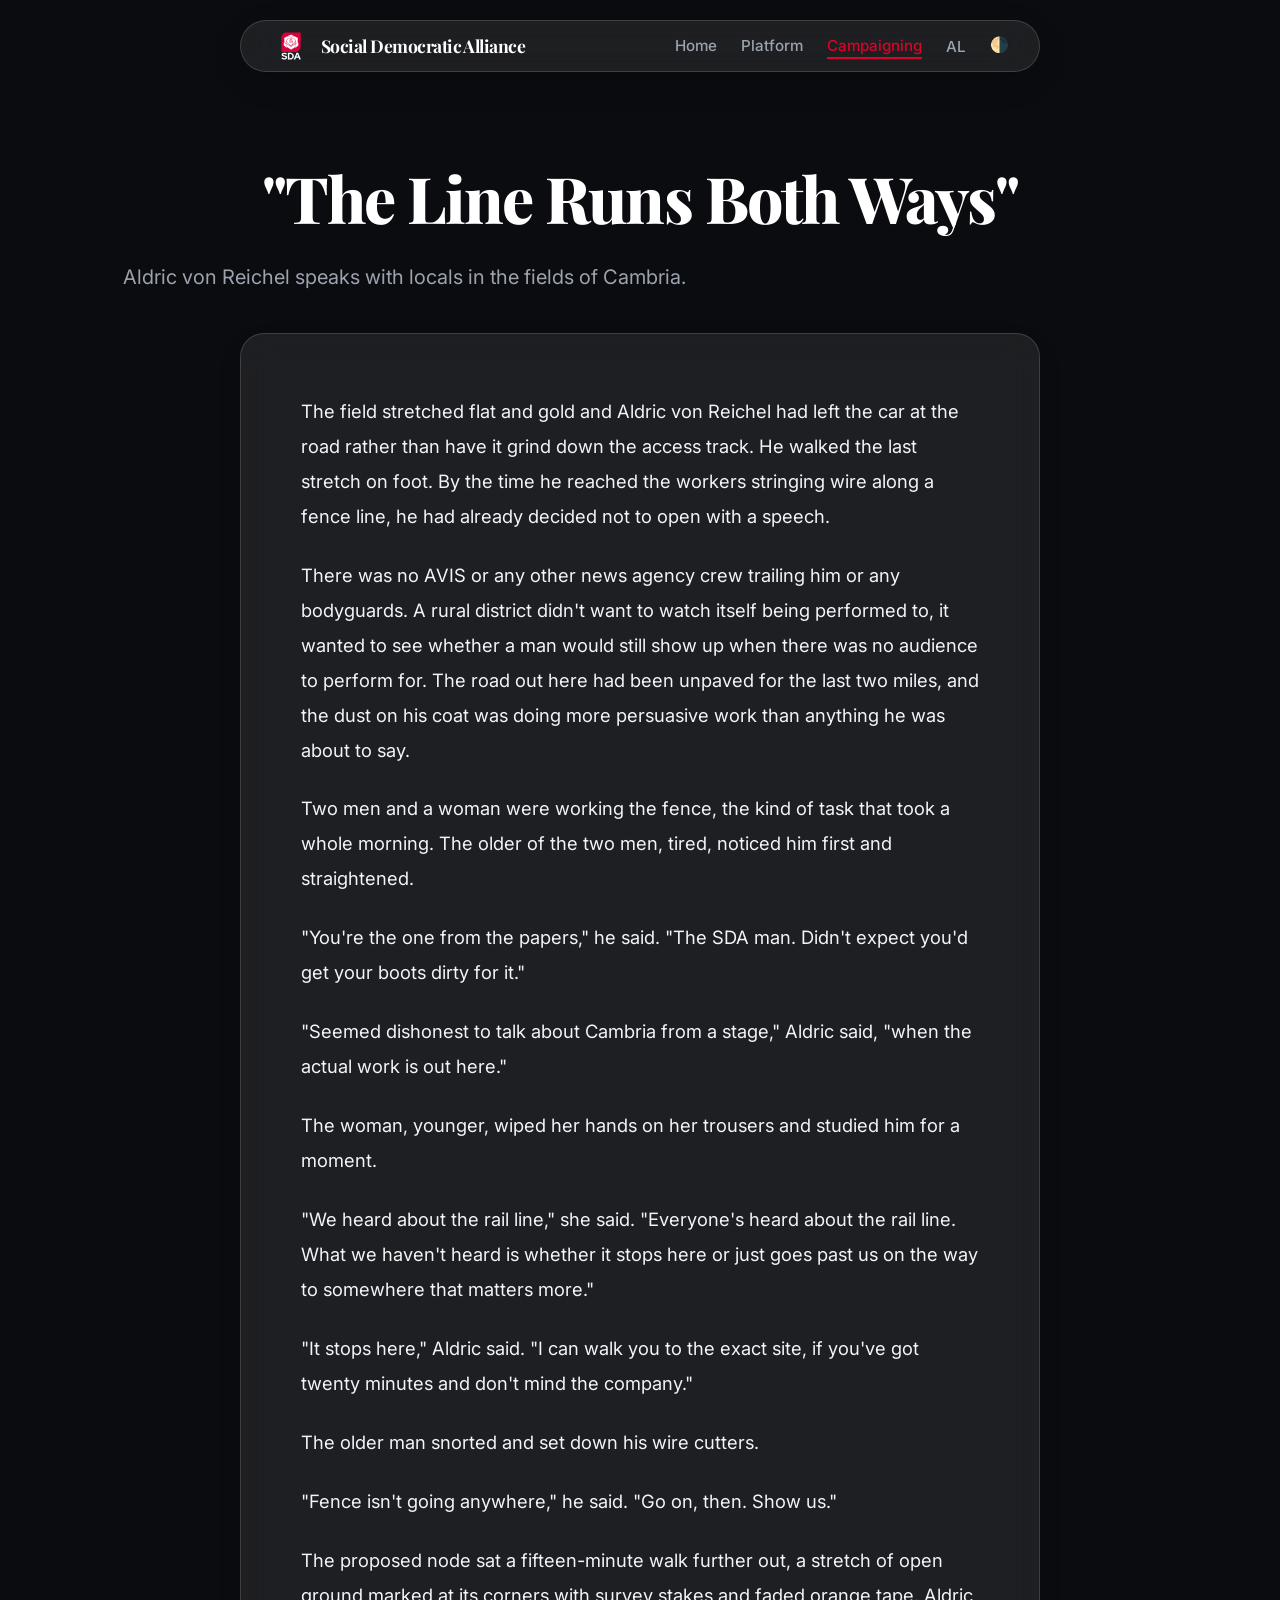
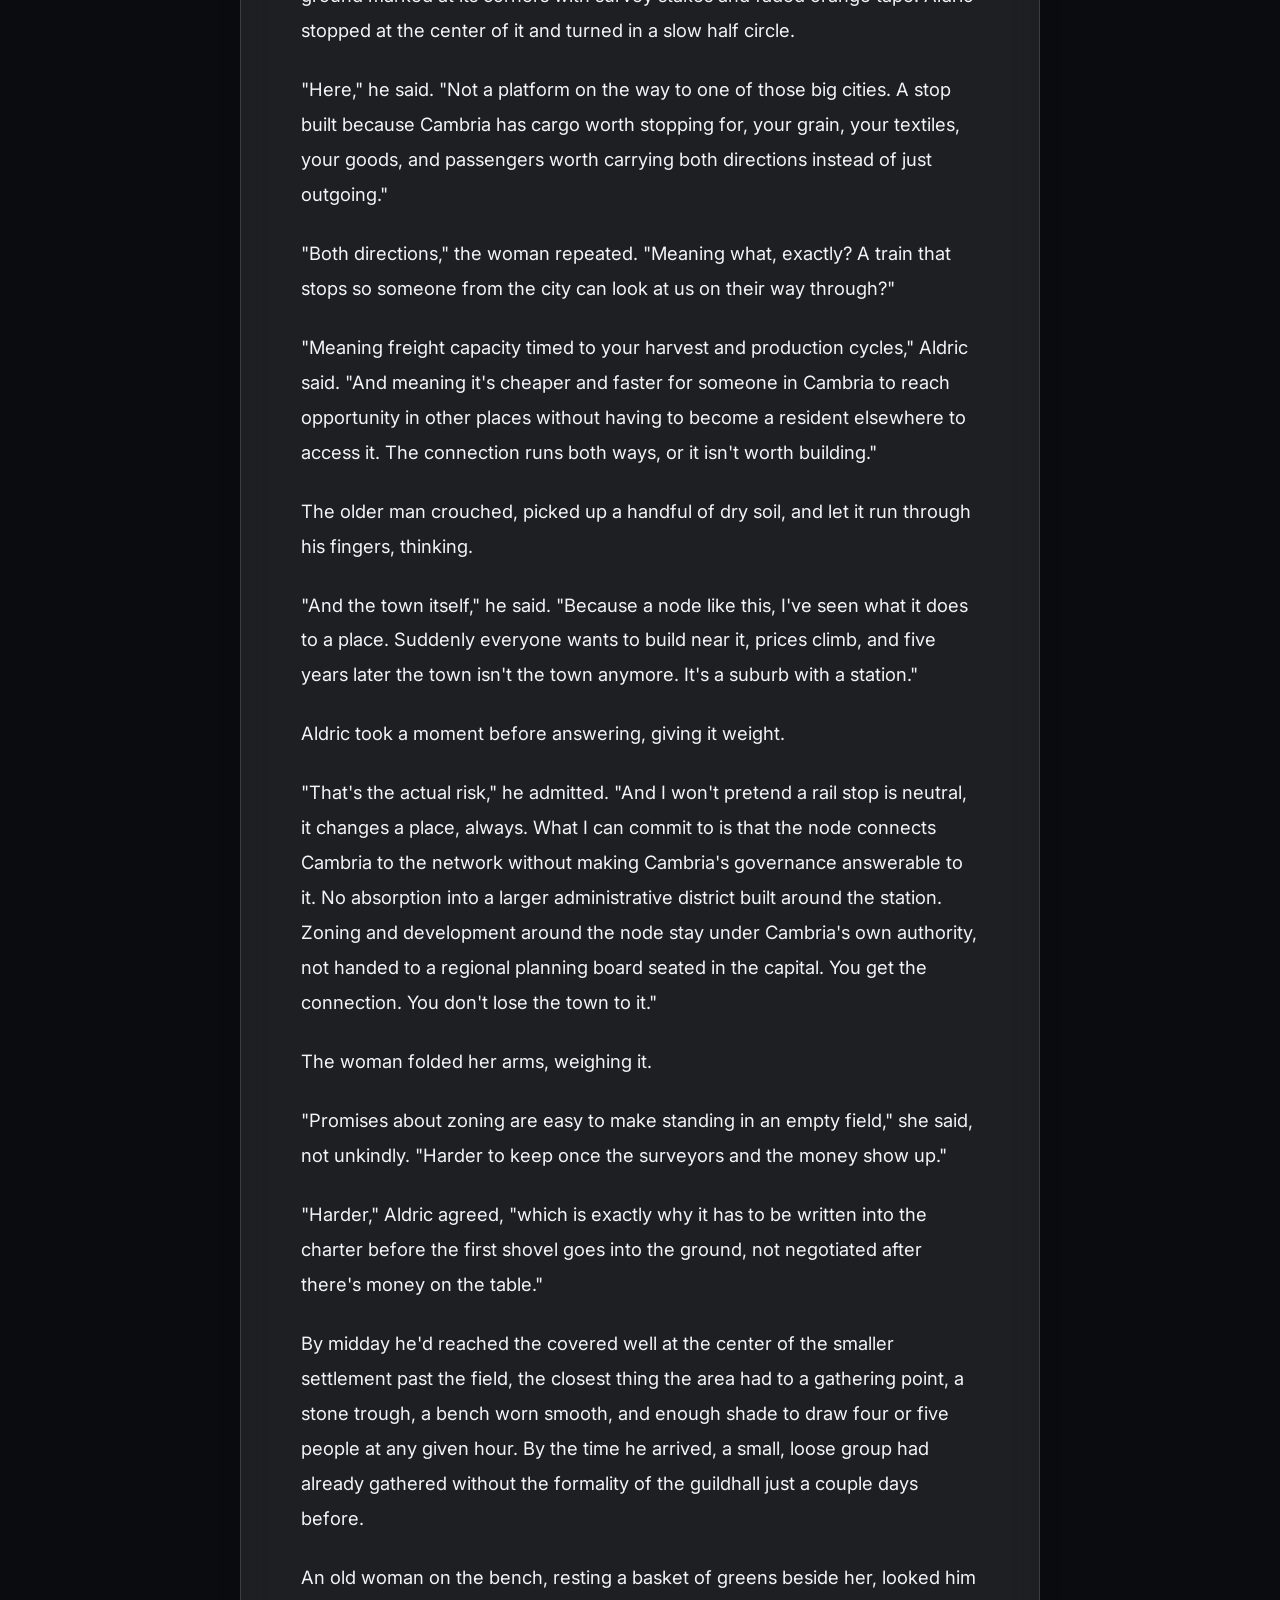
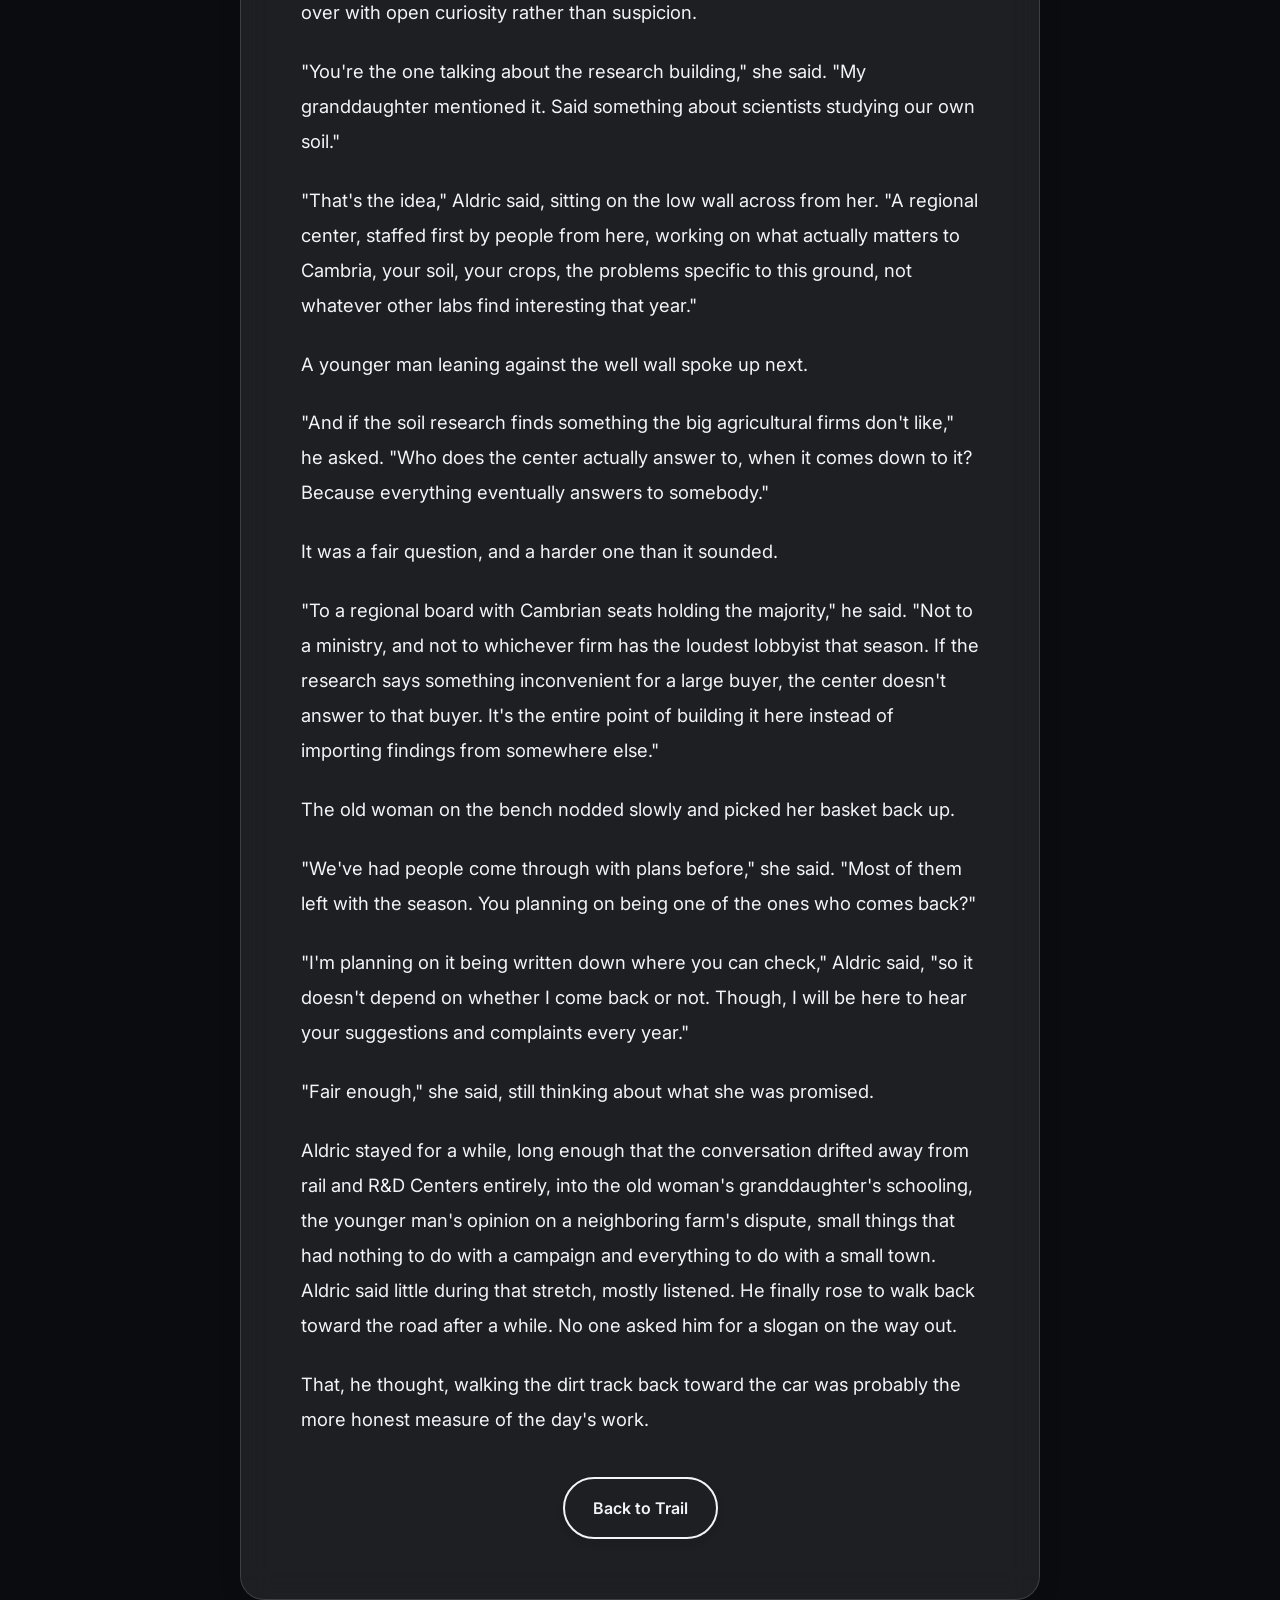
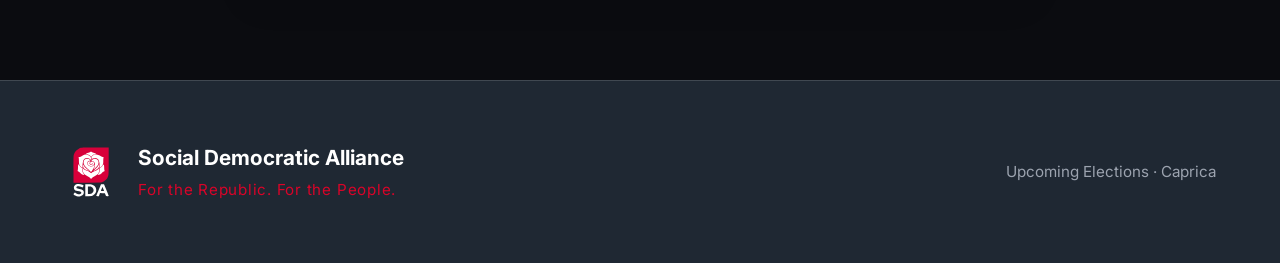
<file: event-field.html>
<!DOCTYPE html>

<html lang="en">
<head>
<meta charset="utf-8"/>
<meta content="width=device-width, initial-scale=1.0" name="viewport"/>
<title>Social Democratic Alliance - For the Republic</title>
<link href="https://fonts.googleapis.com/css2?family=Playfair+Display:wght@400;600;700;900&amp;family=Inter:wght@300;400;500;600&amp;display=swap" rel="stylesheet"/>
<link href="style.css" rel="stylesheet"/>
<script>
    const savedTheme = localStorage.getItem('theme');
    if (savedTheme !== 'light') {
      document.documentElement.classList.add('dark-theme');
    }
  </script>
<script defer="" src="translations.js?v=1.2"></script>
<link href="favicon.png" rel="icon" type="image/png"/>
<meta content="Social Democratic Alliance" property="og:title"/>
<meta content="For the Republic. For the People." property="og:description"/>
<meta content="https://uumeet-zade.github.io/sdapage/link_preview.png" property="og:image"/>
<meta content="website" property="og:type"/>
<meta content="summary_large_image" name="twitter:card"/>
<meta content="Social Democratic Alliance" name="twitter:title"/>
<meta content="For the Republic. For the People." name="twitter:description"/>
<meta content="https://uumeet-zade.github.io/sdapage/link_preview.png" name="twitter:image"/>
</head>
<body>
<nav>
<a class="nav-brand" href="index.html" style="text-decoration: none; color: inherit;">
<img alt="Social Democratic Alliance Logo" class="nav-logo logo-light" src="SDAlogo.svg"/>
<img alt="Social Democratic Alliance Logo" class="nav-logo logo-dark" src="SDAlogo-dark.svg"/>
<span class="nav-name" data-i18n="nav-name">Social Democratic Alliance</span>
</a>
<ul class="nav-links">
<li><a data-i18n="nav-home" href="index.html">Home</a></li>
<li><a data-i18n="nav-platform" href="platform.html">Platform</a></li>
<li><a class="active" data-i18n="nav-campaigning" href="events.html">Campaigning</a></li>
<li class="lang-switcher">
<button aria-label="Change Language" class="lang-toggle">
<span class="lang-current">AL</span>
</button>
<div class="lang-dropdown">
<button class="lang-option active" data-lang="al">Alanian</button>
<button class="lang-option" data-lang="ga">Gallic</button>
<button class="lang-option" data-lang="ac">Alcamerian</button>
<button class="lang-option" data-lang="ra">Rälandic</button>
<button class="lang-option" data-lang="my">Myrati</button>
<button class="lang-option" data-lang="au">Austrumish</button>
<button class="lang-option" data-lang="le">Leislandic</button>
</div>
</li>
<li><a class="theme-toggle" href="#" onclick="toggleTheme(event)" title="Toggle Night Mode">🌗</a></li>
</ul>
</nav>
<section class="page-header" style="margin-top: 80px; text-align: center; animation: fadeUp 1s cubic-bezier(0.16, 1, 0.3, 1) forwards;">
<h1 data-i18n="fl-title" style=" font-size: 4rem; line-height: 1.2;">"The Line Runs Both Ways"</h1>
<p data-i18n="fl-sub" style="font-size: 1.25rem;">Aldric von Reichel speaks with locals in the fields of Cambria.</p>
</section>
<section class="news-section" style="padding: 60px; max-width: 800px; margin: 0 auto 60px; font-size: 1.15rem; line-height: 1.9; background: var(--glass-bg); backdrop-filter: blur(16px); -webkit-backdrop-filter: blur(16px); border: 1px solid var(--glass-border); border-radius: var(--radius-xl); box-shadow: 0 10px 30px rgba(0,0,0,0.05); animation: fadeUp 1.2s cubic-bezier(0.16, 1, 0.3, 1) forwards;">
<p data-i18n="fl-p1">The field stretched flat and gold and Aldric von Reichel had left the car at the road rather than have it grind down the access track. He walked the last stretch on foot. By the time he reached the workers stringing wire along a fence line, he had already decided not to open with a speech.</p>
<p data-i18n="fl-p2">There was no AVIS or any other news agency crew trailing him or any bodyguards. A rural district didn't want to watch itself being performed to, it wanted to see whether a man would still show up when there was no audience to perform for. The road out here had been unpaved for the last two miles, and the dust on his coat was doing more persuasive work than anything he was about to say.</p>
<p data-i18n="fl-p3">Two men and a woman were working the fence, the kind of task that took a whole morning. The older of the two men, tired, noticed him first and straightened.</p>
<p data-i18n="fl-p4">"You're the one from the papers," he said. "The SDA man. Didn't expect you'd get your boots dirty for it."</p>
<p data-i18n="fl-p5">"Seemed dishonest to talk about Cambria from a stage," Aldric said, "when the actual work is out here."</p>
<p data-i18n="fl-p6">The woman, younger, wiped her hands on her trousers and studied him for a moment.</p>
<p data-i18n="fl-p7">"We heard about the rail line," she said. "Everyone's heard about the rail line. What we haven't heard is whether it stops here or just goes past us on the way to somewhere that matters more."</p>
<p data-i18n="fl-p8">"It stops here," Aldric said. "I can walk you to the exact site, if you've got twenty minutes and don't mind the company."</p>
<p data-i18n="fl-p9">The older man snorted and set down his wire cutters.</p>
<p data-i18n="fl-p10">"Fence isn't going anywhere," he said. "Go on, then. Show us."</p>
<p data-i18n="fl-p11">The proposed node sat a fifteen-minute walk further out, a stretch of open ground marked at its corners with survey stakes and faded orange tape. Aldric stopped at the center of it and turned in a slow half circle.</p>
<p data-i18n="fl-p12">"Here," he said. "Not a platform on the way to one of those big cities. A stop built because Cambria has cargo worth stopping for, your grain, your textiles, your goods, and passengers worth carrying both directions instead of just outgoing."</p>
<p data-i18n="fl-p13">"Both directions," the woman repeated. "Meaning what, exactly? A train that stops so someone from the city can look at us on their way through?"</p>
<p data-i18n="fl-p14">"Meaning freight capacity timed to your harvest and production cycles," Aldric said. "And meaning it's cheaper and faster for someone in Cambria to reach opportunity in other places without having to become a resident elsewhere to access it. The connection runs both ways, or it isn't worth building."</p>
<p data-i18n="fl-p15">The older man crouched, picked up a handful of dry soil, and let it run through his fingers, thinking.</p>
<p data-i18n="fl-p16">"And the town itself," he said. "Because a node like this, I've seen what it does to a place. Suddenly everyone wants to build near it, prices climb, and five years later the town isn't the town anymore. It's a suburb with a station."</p>
<p data-i18n="fl-p17">Aldric took a moment before answering, giving it weight.</p>
<p data-i18n="fl-p18">"That's the actual risk," he admitted. "And I won't pretend a rail stop is neutral, it changes a place, always. What I can commit to is that the node connects Cambria to the network without making Cambria's governance answerable to it. No absorption into a larger administrative district built around the station. Zoning and development around the node stay under Cambria's own authority, not handed to a regional planning board seated in the capital. You get the connection. You don't lose the town to it."</p>
<p data-i18n="fl-p19">The woman folded her arms, weighing it.</p>
<p data-i18n="fl-p20">"Promises about zoning are easy to make standing in an empty field," she said, not unkindly. "Harder to keep once the surveyors and the money show up."</p>
<p data-i18n="fl-p21">"Harder," Aldric agreed, "which is exactly why it has to be written into the charter before the first shovel goes into the ground, not negotiated after there's money on the table."</p>
<p data-i18n="fl-p22">By midday he'd reached the covered well at the center of the smaller settlement past the field, the closest thing the area had to a gathering point, a stone trough, a bench worn smooth, and enough shade to draw four or five people at any given hour. By the time he arrived, a small, loose group had already gathered without the formality of the guildhall just a couple days before.</p>
<p data-i18n="fl-p23">An old woman on the bench, resting a basket of greens beside her, looked him over with open curiosity rather than suspicion.</p>
<p data-i18n="fl-p24">"You're the one talking about the research building," she said. "My granddaughter mentioned it. Said something about scientists studying our own soil."</p>
<p data-i18n="fl-p25">"That's the idea," Aldric said, sitting on the low wall across from her. "A regional center, staffed first by people from here, working on what actually matters to Cambria, your soil, your crops, the problems specific to this ground, not whatever other labs find interesting that year."</p>
<p data-i18n="fl-p26">A younger man leaning against the well wall spoke up next.</p>
<p data-i18n="fl-p27">"And if the soil research finds something the big agricultural firms don't like," he asked. "Who does the center actually answer to, when it comes down to it? Because everything eventually answers to somebody."</p>
<p data-i18n="fl-p28">It was a fair question, and a harder one than it sounded.</p>
<p data-i18n="fl-p29">"To a regional board with Cambrian seats holding the majority," he said. "Not to a ministry, and not to whichever firm has the loudest lobbyist that season. If the research says something inconvenient for a large buyer, the center doesn't answer to that buyer. It's the entire point of building it here instead of importing findings from somewhere else."</p>
<p data-i18n="fl-p30">The old woman on the bench nodded slowly and picked her basket back up.</p>
<p data-i18n="fl-p31">"We've had people come through with plans before," she said. "Most of them left with the season. You planning on being one of the ones who comes back?"</p>
<p data-i18n="fl-p32">"I'm planning on it being written down where you can check," Aldric said, "so it doesn't depend on whether I come back or not. Though, I will be here to hear your suggestions and complaints every year."</p>
<p data-i18n="fl-p33">"Fair enough," she said, still thinking about what she was promised.</p>
<p data-i18n="fl-p34">Aldric stayed for a while, long enough that the conversation drifted away from rail and R&amp;D Centers entirely, into the old woman's granddaughter's schooling, the younger man's opinion on a neighboring farm's dispute, small things that had nothing to do with a campaign and everything to do with a small town. Aldric said little during that stretch, mostly listened. He finally rose to walk back toward the road after a while. No one asked him for a slogan on the way out.</p>
<p data-i18n="fl-p35">That, he thought, walking the dirt track back toward the car was probably the more honest measure of the day's work.</p>
<div style="margin-top: 40px; text-align: center;">
<a class="btn-outline" data-i18n="ev-back" href="events.html">Back to Trail</a>
</div>
</section>
<footer>
<div class="footer-container">
<div class="footer-brand">
<img alt="Social Democratic Alliance" class="logo-light" src="SDAlogo.svg"/>
<img alt="Social Democratic Alliance" class="logo-dark" src="SDAlogo-dark.svg"/>
<div class="footer-brand-text">
<div class="footer-name" data-i18n="footer-name">Social Democratic Alliance</div>
<div class="footer-motto" data-i18n="footer-motto">For the Republic. For the People.</div>
</div>
</div>
<div class="footer-copy" data-i18n="footer-copy">
        Upcoming Elections · Caprica<br/>
        Social Democratic Alliance
      </div>
</div>
</footer>
<script>
    function toggleTheme(e) {
      if (e) e.preventDefault();
      const html = document.documentElement;
      if (html.classList.contains('dark-theme')) {
        html.classList.remove('dark-theme');
        localStorage.setItem('theme', 'light');
      } else {
        html.classList.add('dark-theme');
        localStorage.setItem('theme', 'dark');
      }
    }
  </script>
</body>
</html>
</file>
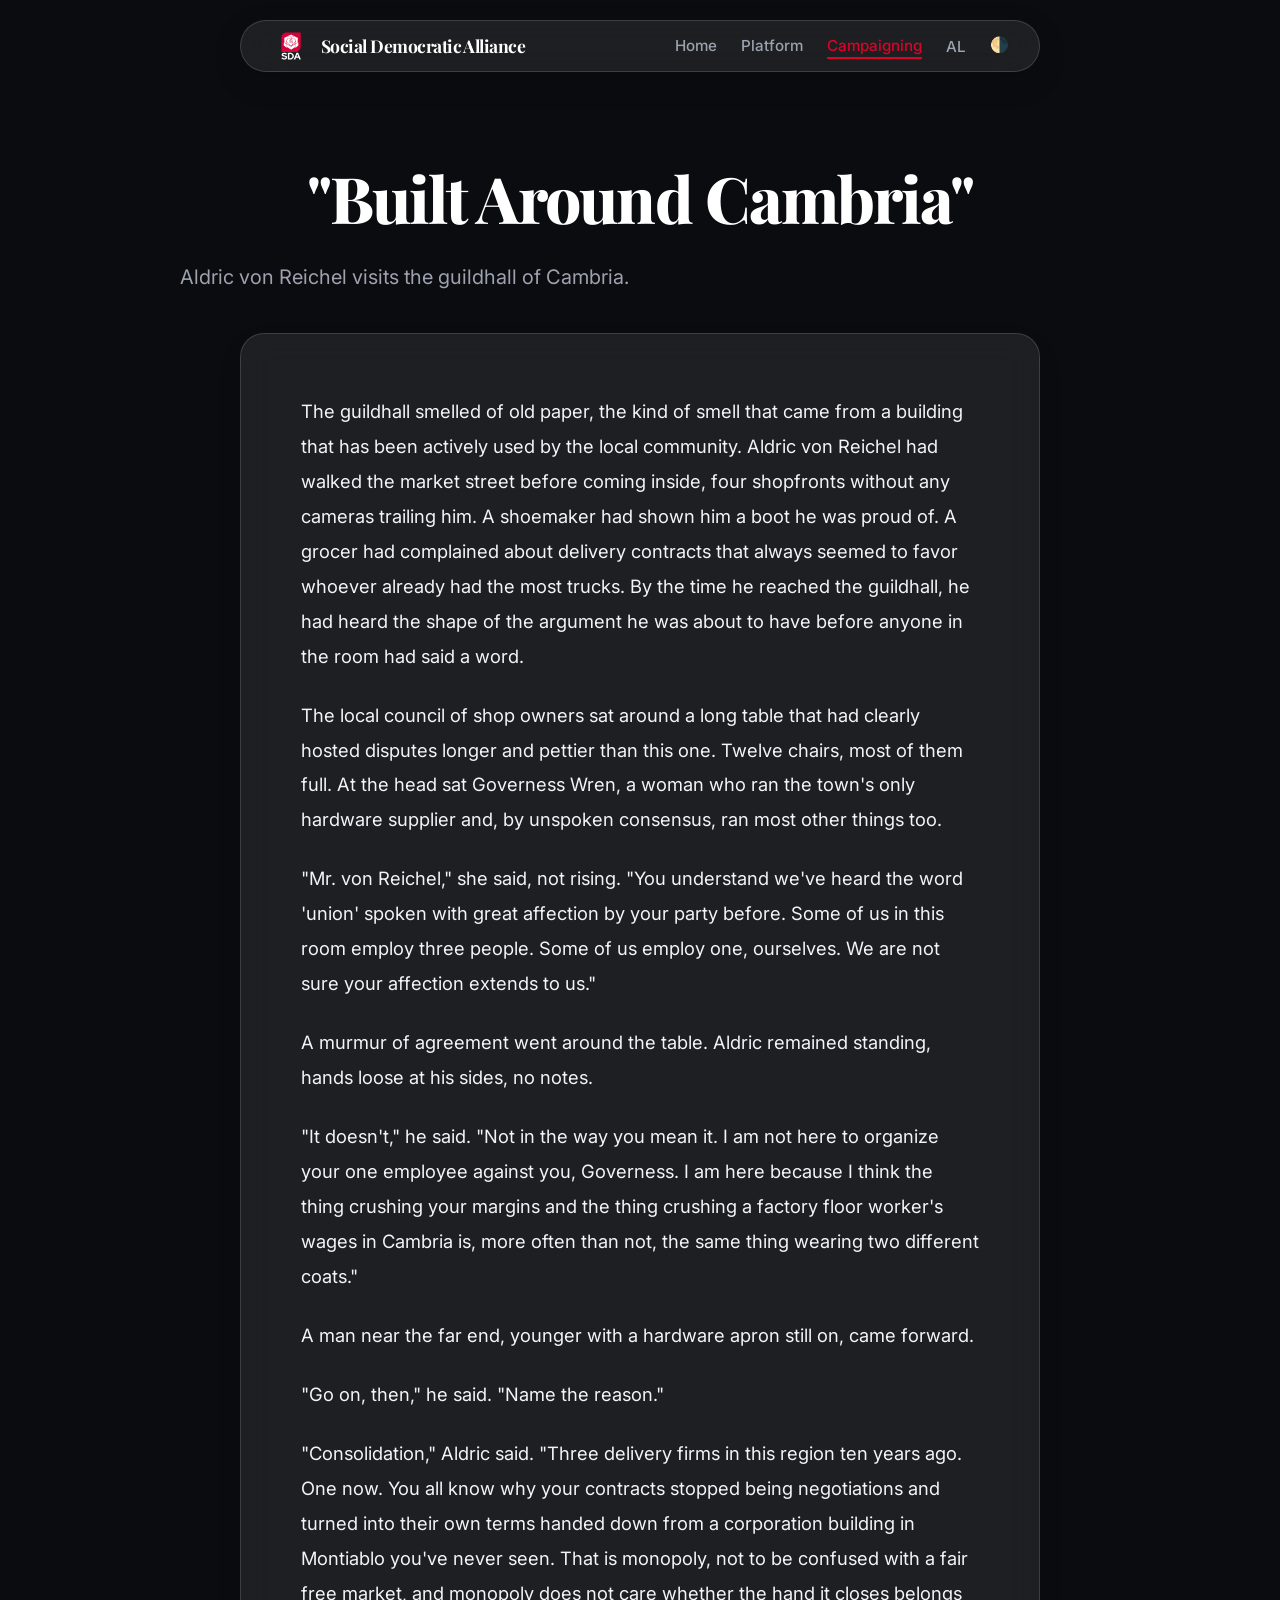
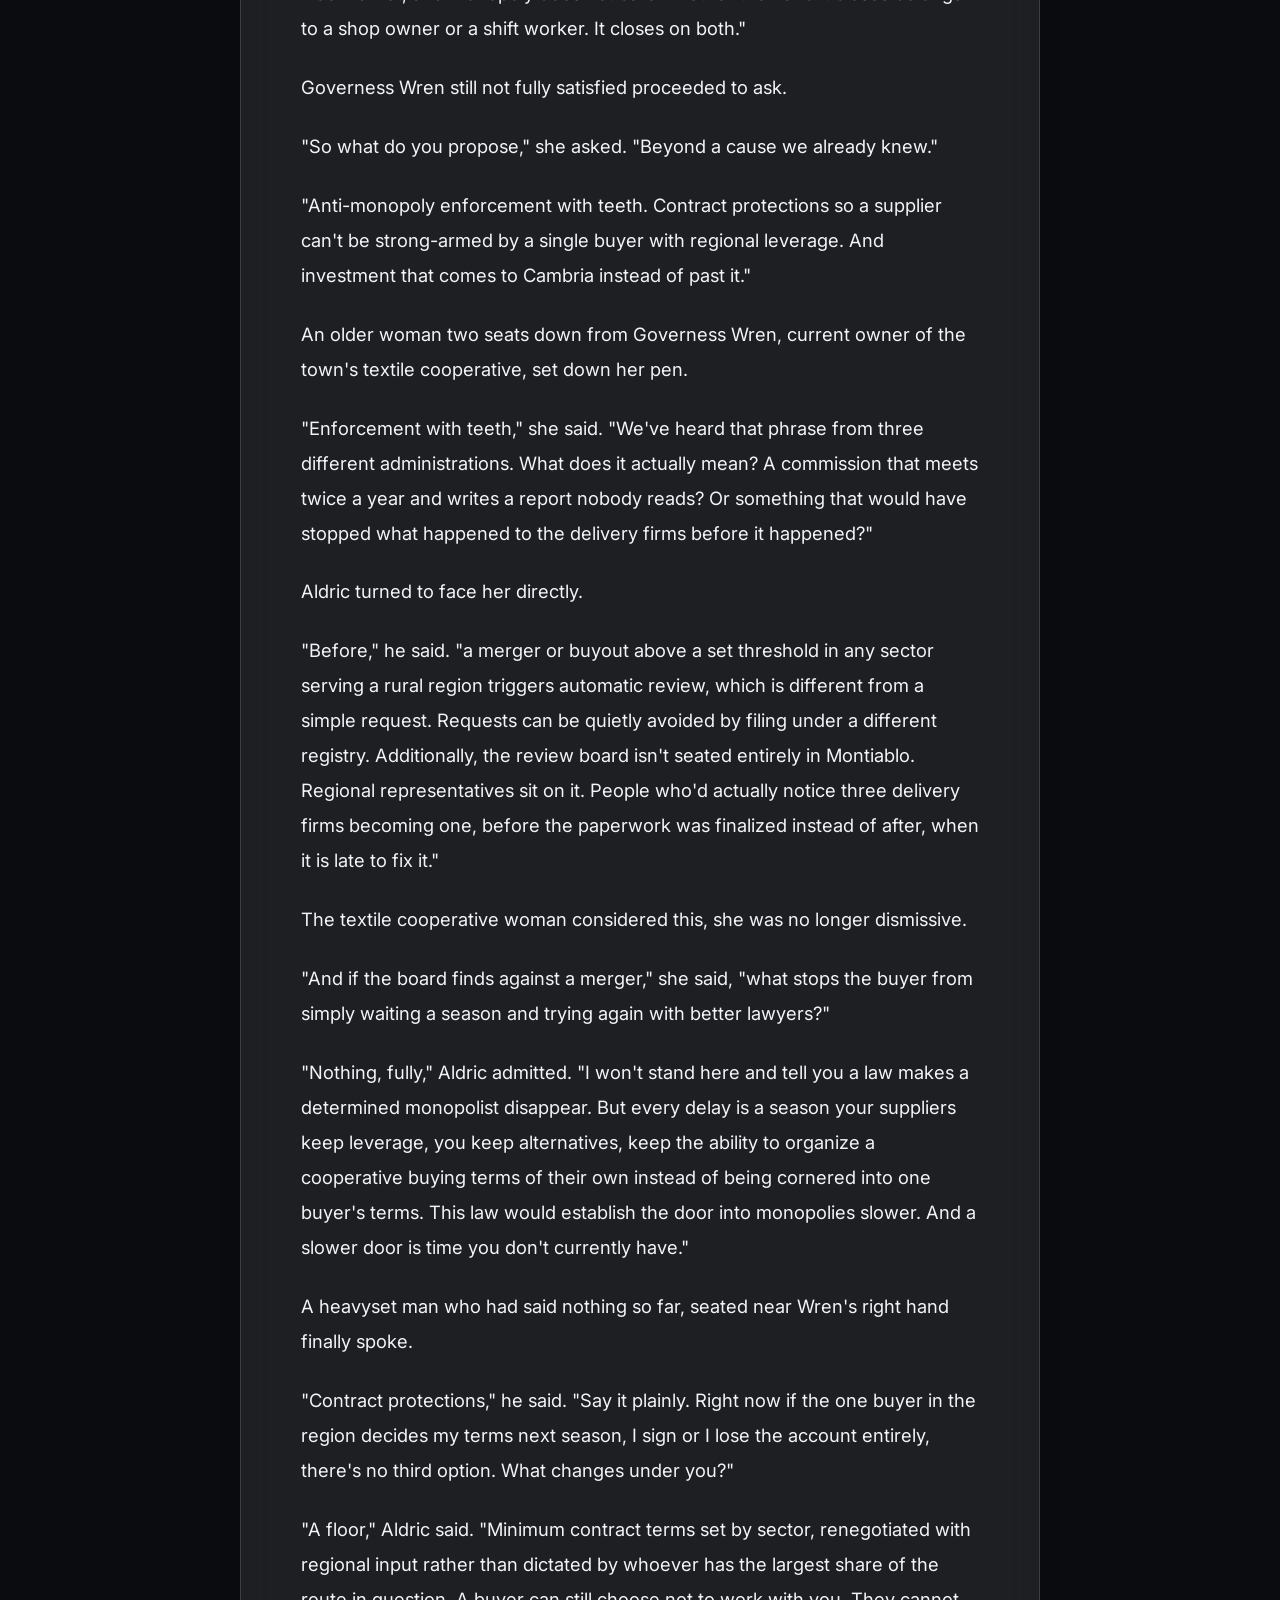
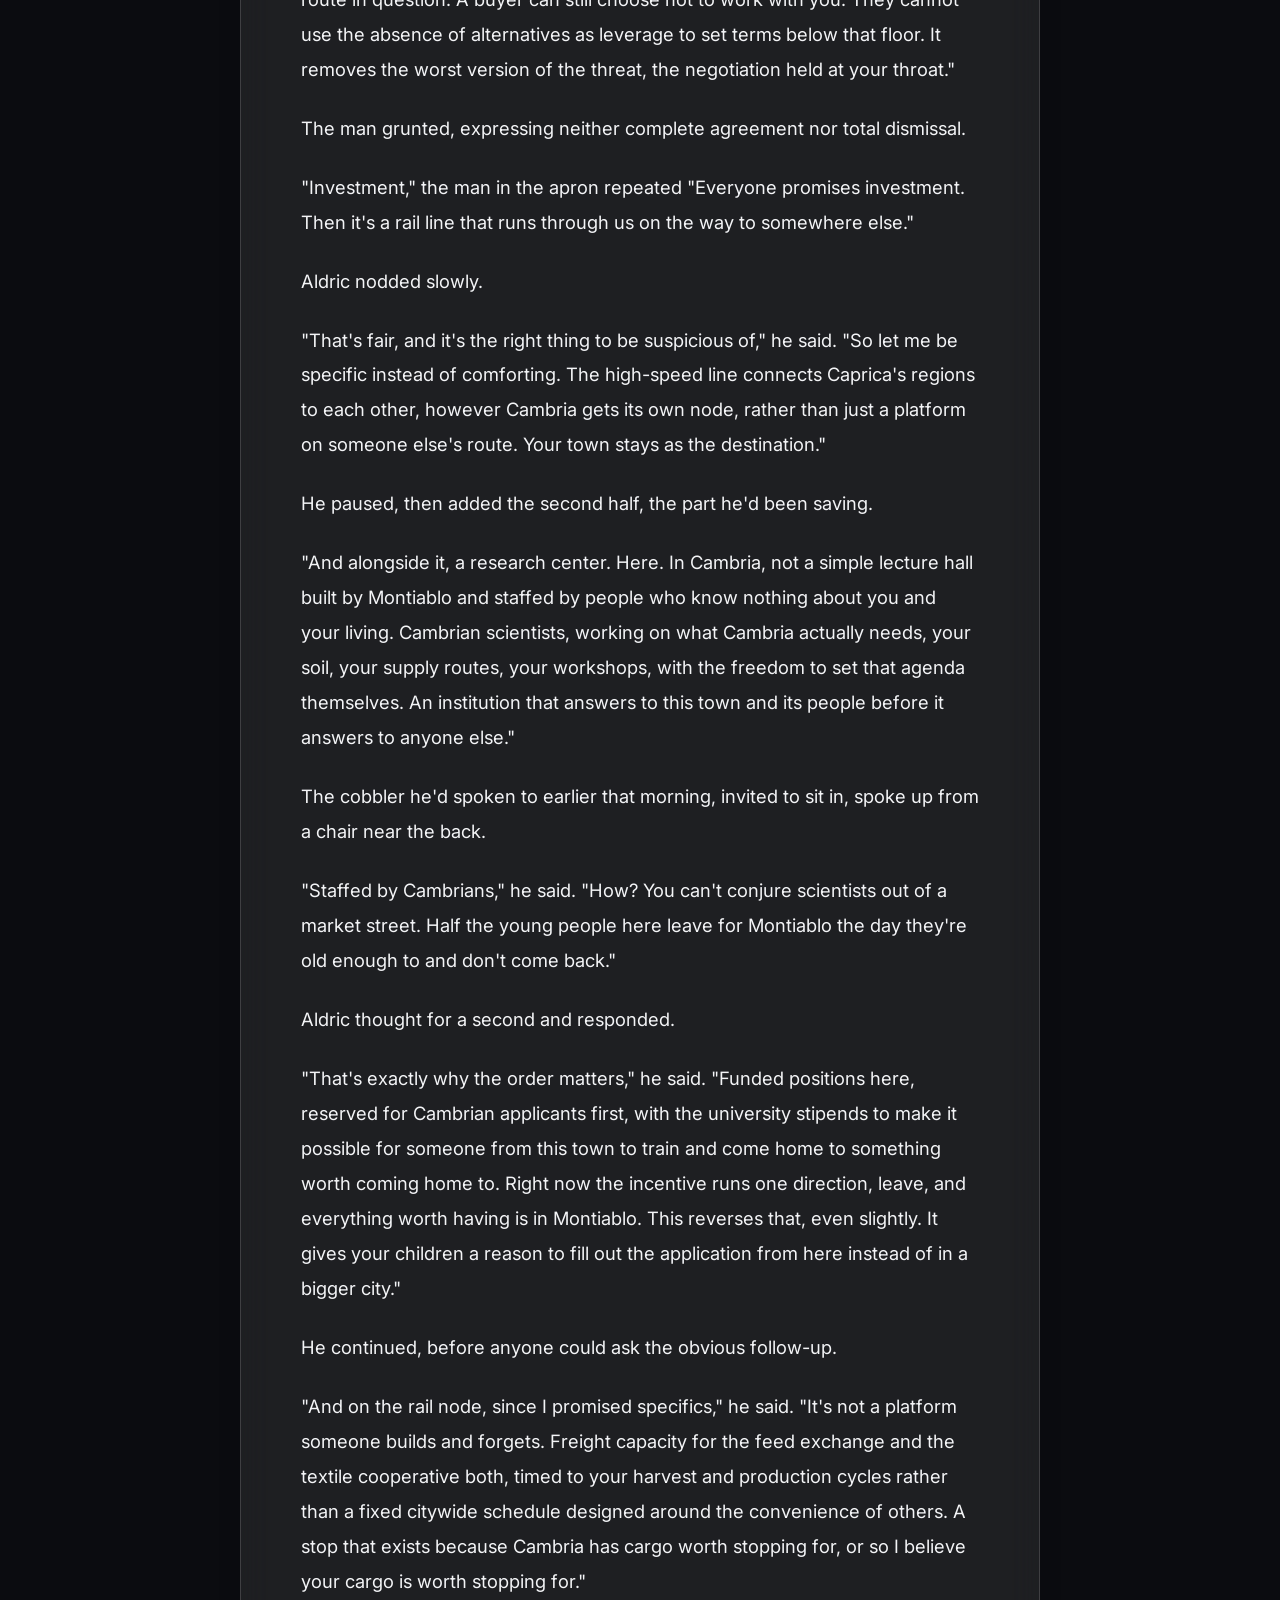
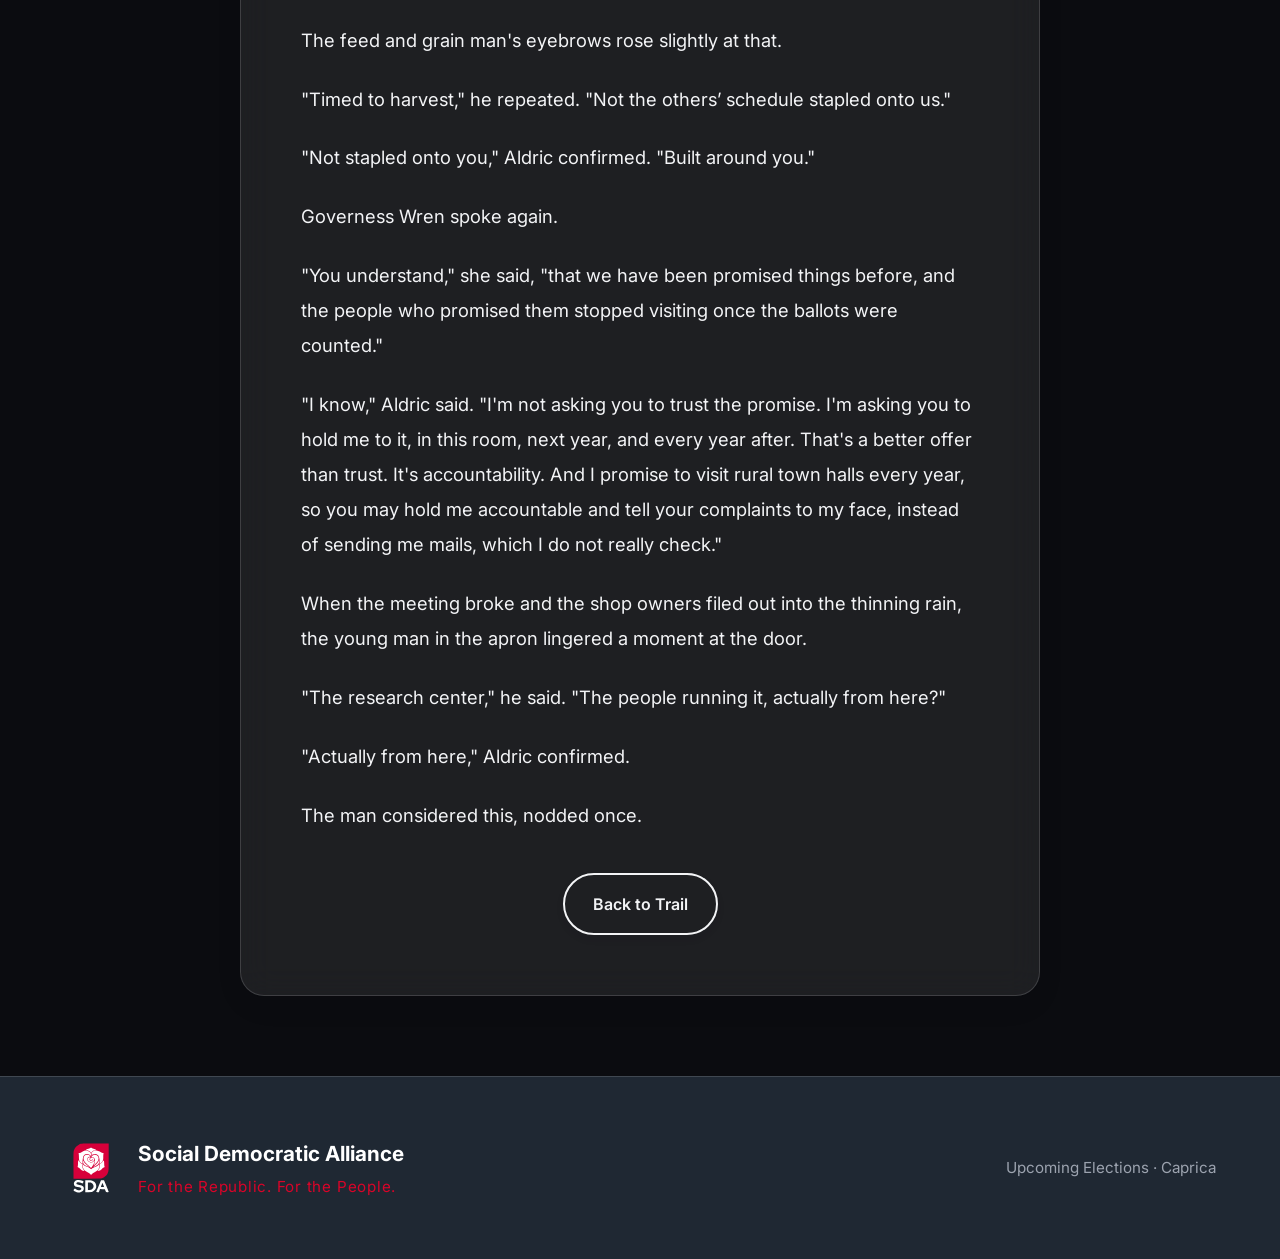
<file: event-guildhall.html>
<!DOCTYPE html>

<html lang="en">
<head>
<meta charset="utf-8"/>
<meta content="width=device-width, initial-scale=1.0" name="viewport"/>
<title>Social Democratic Alliance - For the Republic</title>
<link href="https://fonts.googleapis.com/css2?family=Playfair+Display:wght@400;600;700;900&amp;family=Inter:wght@300;400;500;600&amp;display=swap" rel="stylesheet"/>
<link href="style.css" rel="stylesheet"/>
<script>
    const savedTheme = localStorage.getItem('theme');
    if (savedTheme !== 'light') {
      document.documentElement.classList.add('dark-theme');
    }
  </script>
<script defer="" src="translations.js?v=1.2"></script>
<link href="favicon.png" rel="icon" type="image/png"/>
<meta content="Social Democratic Alliance" property="og:title"/>
<meta content="For the Republic. For the People." property="og:description"/>
<meta content="https://uumeet-zade.github.io/sdapage/link_preview.png" property="og:image"/>
<meta content="website" property="og:type"/>
<meta content="summary_large_image" name="twitter:card"/>
<meta content="Social Democratic Alliance" name="twitter:title"/>
<meta content="For the Republic. For the People." name="twitter:description"/>
<meta content="https://uumeet-zade.github.io/sdapage/link_preview.png" name="twitter:image"/>
</head>
<body>
<nav>
<a class="nav-brand" href="index.html" style="text-decoration: none; color: inherit;">
<img alt="Social Democratic Alliance Logo" class="nav-logo logo-light" src="SDAlogo.svg"/>
<img alt="Social Democratic Alliance Logo" class="nav-logo logo-dark" src="SDAlogo-dark.svg"/>
<span class="nav-name" data-i18n="nav-name">Social Democratic Alliance</span>
</a>
<ul class="nav-links">
<li><a data-i18n="nav-home" href="index.html">Home</a></li>
<li><a data-i18n="nav-platform" href="platform.html">Platform</a></li>
<li><a class="active" data-i18n="nav-campaigning" href="events.html">Campaigning</a></li>
<li class="lang-switcher">
<button aria-label="Change Language" class="lang-toggle">
<span class="lang-current">AL</span>
</button>
<div class="lang-dropdown">
<button class="lang-option active" data-lang="al">Alanian</button>
<button class="lang-option" data-lang="ga">Gallic</button>
<button class="lang-option" data-lang="ac">Alcamerian</button>
<button class="lang-option" data-lang="ra">Rälandic</button>
<button class="lang-option" data-lang="my">Myrati</button>
<button class="lang-option" data-lang="au">Austrumish</button>
<button class="lang-option" data-lang="le">Leislandic</button>
</div>
</li>
<li><a class="theme-toggle" href="#" onclick="toggleTheme(event)" title="Toggle Night Mode">🌗</a></li>
</ul>
</nav>
<section class="page-header" style="margin-top: 80px; text-align: center; animation: fadeUp 1s cubic-bezier(0.16, 1, 0.3, 1) forwards;">
<h1 data-i18n="gh-title" style=" font-size: 4rem; line-height: 1.2;">"Built Around Cambria"</h1>
<p data-i18n="gh-sub" style="font-size: 1.25rem;">Aldric von Reichel visits the guildhall of Cambria.</p>
</section>
<section class="news-section" style="padding: 60px; max-width: 800px; margin: 0 auto 60px; font-size: 1.15rem; line-height: 1.9; background: var(--glass-bg); backdrop-filter: blur(16px); -webkit-backdrop-filter: blur(16px); border: 1px solid var(--glass-border); border-radius: var(--radius-xl); box-shadow: 0 10px 30px rgba(0,0,0,0.05); animation: fadeUp 1.2s cubic-bezier(0.16, 1, 0.3, 1) forwards;">
<p data-i18n="gh-p1">The guildhall smelled of old paper, the kind of smell that came from a building that has been actively used by the local community. Aldric von Reichel had walked the market street before coming inside, four shopfronts without any cameras trailing him. A shoemaker had shown him a boot he was proud of. A grocer had complained about delivery contracts that always seemed to favor whoever already had the most trucks. By the time he reached the guildhall, he had heard the shape of the argument he was about to have before anyone in the room had said a word.</p>
<p data-i18n="gh-p2">The local council of shop owners sat around a long table that had clearly hosted disputes longer and pettier than this one. Twelve chairs, most of them full. At the head sat Governess Wren, a woman who ran the town's only hardware supplier and, by unspoken consensus, ran most other things too.</p>
<p data-i18n="gh-p3">"Mr. von Reichel," she said, not rising. "You understand we've heard the word 'union' spoken with great affection by your party before. Some of us in this room employ three people. Some of us employ one, ourselves. We are not sure your affection extends to us."</p>
<p data-i18n="gh-p4">A murmur of agreement went around the table. Aldric remained standing, hands loose at his sides, no notes.</p>
<p data-i18n="gh-p5">"It doesn't," he said. "Not in the way you mean it. I am not here to organize your one employee against you, Governess. I am here because I think the thing crushing your margins and the thing crushing a factory floor worker's wages in Cambria is, more often than not, the same thing wearing two different coats."</p>
<p data-i18n="gh-p6">A man near the far end, younger with a hardware apron still on, came forward.</p>
<p data-i18n="gh-p7">"Go on, then," he said. "Name the reason."</p>
<p data-i18n="gh-p8">"Consolidation," Aldric said. "Three delivery firms in this region ten years ago. One now. You all know why your contracts stopped being negotiations and turned into their own terms handed down from a corporation building in Montiablo you've never seen. That is monopoly, not to be confused with a fair free market, and monopoly does not care whether the hand it closes belongs to a shop owner or a shift worker. It closes on both."</p>
<p data-i18n="gh-p9">Governess Wren still not fully satisfied proceeded to ask.</p>
<p data-i18n="gh-p10">"So what do you propose," she asked. "Beyond a cause we already knew."</p>
<p data-i18n="gh-p11">"Anti-monopoly enforcement with teeth. Contract protections so a supplier can't be strong-armed by a single buyer with regional leverage. And investment that comes to Cambria instead of past it."</p>
<p data-i18n="gh-p12">An older woman two seats down from Governess Wren, current owner of the town's textile cooperative, set down her pen.</p>
<p data-i18n="gh-p13">"Enforcement with teeth," she said. "We've heard that phrase from three different administrations. What does it actually mean? A commission that meets twice a year and writes a report nobody reads? Or something that would have stopped what happened to the delivery firms before it happened?"</p>
<p data-i18n="gh-p14">Aldric turned to face her directly.</p>
<p data-i18n="gh-p15">"Before," he said. "a merger or buyout above a set threshold in any sector serving a rural region triggers automatic review, which is different from a simple request. Requests can be quietly avoided by filing under a different registry. Additionally, the review board isn't seated entirely in Montiablo. Regional representatives sit on it. People who'd actually notice three delivery firms becoming one, before the paperwork was finalized instead of after, when it is late to fix it."</p>
<p data-i18n="gh-p16">The textile cooperative woman considered this, she was no longer dismissive.</p>
<p data-i18n="gh-p17">"And if the board finds against a merger," she said, "what stops the buyer from simply waiting a season and trying again with better lawyers?"</p>
<p data-i18n="gh-p18">"Nothing, fully," Aldric admitted. "I won't stand here and tell you a law makes a determined monopolist disappear. But every delay is a season your suppliers keep leverage, you keep alternatives, keep the ability to organize a cooperative buying terms of their own instead of being cornered into one buyer's terms. This law would establish the door into monopolies slower. And a slower door is time you don't currently have."</p>
<p data-i18n="gh-p19">A heavyset man who had said nothing so far, seated near Wren's right hand finally spoke.</p>
<p data-i18n="gh-p20">"Contract protections," he said. "Say it plainly. Right now if the one buyer in the region decides my terms next season, I sign or I lose the account entirely, there's no third option. What changes under you?"</p>
<p data-i18n="gh-p21">"A floor," Aldric said. "Minimum contract terms set by sector, renegotiated with regional input rather than dictated by whoever has the largest share of the route in question. A buyer can still choose not to work with you. They cannot use the absence of alternatives as leverage to set terms below that floor. It removes the worst version of the threat, the negotiation held at your throat."</p>
<p data-i18n="gh-p22">The man grunted, not quite agreement, but not exactly dismissing.</p>
<p data-i18n="gh-p23">"Investment," the man in the apron repeated "Everyone promises investment. Then it's a rail line that runs through us on the way to somewhere else."</p>
<p data-i18n="gh-p24">Aldric nodded slowly.</p>
<p data-i18n="gh-p25">"That's fair, and it's the right thing to be suspicious of," he said. "So let me be specific instead of comforting. The high-speed line connects Caprica's regions to each other, but Cambria gets its own node, not a platform on someone else's route. Your town stays as the destination."</p>
<p data-i18n="gh-p26">He paused, then added the second half, the part he'd been saving.</p>
<p data-i18n="gh-p27">"And alongside it, a research center. Here. In Cambria, not a simple lecture hall built by Montiablo and staffed by people who know nothing about you and your living. Cambrian scientists, working on what Cambria actually needs, your soil, your supply routes, your workshops, with the freedom to set that agenda themselves. An institution that answers to this town and its people before it answers to anyone else."</p>
<p data-i18n="gh-p28">The cobbler he'd spoken to earlier that morning, invited to sit in, spoke up from a chair near the back.</p>
<p data-i18n="gh-p29">"Staffed by Cambrians," he said. "How? You can't conjure scientists out of a market street. Half the young people here leave for Montiablo the day they're old enough to and don't come back."</p>
<p data-i18n="gh-p30">Aldric thought for a second and responded.</p>
<p data-i18n="gh-p31">"That's exactly why the order matters," he said. "Funded positions here, reserved for Cambrian applicants first, with the university stipends to make it possible for someone from this town to train and come home to something worth coming home to. Right now the incentive runs one direction, leave, and everything worth having is in Montiablo. This reverses that, even slightly. It gives your children a reason to fill out the application from here instead of in a bigger city."</p>
<p data-i18n="gh-p32">He continued, before anyone could ask the obvious follow-up.</p>
<p data-i18n="gh-p33">"And on the rail node, since I promised specifics," he said. "It's not a platform someone builds and forgets. Freight capacity for the feed exchange and the textile cooperative both, timed to your harvest and production cycles rather than a fixed citywide schedule designed around the convenience of others. A stop that exists because Cambria has cargo worth stopping for, or so I believe your cargo is worth stopping for."</p>
<p data-i18n="gh-p34">The feed and grain man's eyebrows rose slightly at that.</p>
<p data-i18n="gh-p35">"Timed to harvest," he repeated. "Not the others’ schedule stapled onto us."</p>
<p data-i18n="gh-p36">"Not stapled onto you," Aldric confirmed. "Built around you."</p>
<p data-i18n="gh-p37">Governess Wren spoke again.</p>
<p data-i18n="gh-p38">"You understand," she said, "that we have been promised things before, and the people who promised them stopped visiting once the ballots were counted."</p>
<p data-i18n="gh-p39">"I know," Aldric said. "I'm not asking you to trust the promise. I'm asking you to hold me to it, in this room, next year, and every year after. That's a better offer than trust. It's accountability. And I promise to visit rural town halls every year, so you may hold me accountable and tell your complaints to my face, instead of sending me mails, which I do not really check."</p>
<p data-i18n="gh-p40">When the meeting broke and the shop owners filed out into the thinning rain, the young man in the apron lingered a moment at the door.</p>
<p data-i18n="gh-p41">"The research center," he said. "The people running it, actually from here?"</p>
<p data-i18n="gh-p42">"Actually from here," Aldric confirmed.</p>
<p data-i18n="gh-p43">The man considered this, nodded once.</p>
<div style="margin-top: 40px; text-align: center;">
<a class="btn-outline" data-i18n="ev-back" href="events.html">Back to Trail</a>
</div>
</section>
<footer>
<div class="footer-container">
<div class="footer-brand">
<img alt="Social Democratic Alliance" class="logo-light" src="SDAlogo.svg"/>
<img alt="Social Democratic Alliance" class="logo-dark" src="SDAlogo-dark.svg"/>
<div class="footer-brand-text">
<div class="footer-name" data-i18n="footer-name">Social Democratic Alliance</div>
<div class="footer-motto" data-i18n="footer-motto">For the Republic. For the People.</div>
</div>
</div>
<div class="footer-copy" data-i18n="footer-copy">
        Upcoming Elections · Caprica<br/>
        Social Democratic Alliance
      </div>
</div>
</footer>
<script>
    function toggleTheme(e) {
      if (e) e.preventDefault();
      const html = document.documentElement;
      if (html.classList.contains('dark-theme')) {
        html.classList.remove('dark-theme');
        localStorage.setItem('theme', 'light');
      } else {
        html.classList.add('dark-theme');
        localStorage.setItem('theme', 'dark');
      }
    }
  </script>
</body>
</html>
</file>
<file: style.css>
*,
    *::before,
    *::after {
      box-sizing: border-box;
      margin: 0;
      padding: 0;
    }

    :root {
      --primary: #D7003A; /* Rose Red */
      --primary-hover: #b0002f;
      --primary-light: #fef0f3;
      --text-main: #111827;
      --text-muted: #6B7280;
      --bg-body: #F4F6F9;
      --bg-surface: #FFFFFF;
      --border-color: #E5E7EB;
      --radius-sm: 8px;
      --radius-md: 12px;
      --radius-lg: 16px;
      --shadow-sm: 0 1px 3px rgba(0,0,0,0.05);
      --shadow-md: 0 4px 20px rgba(0,0,0,0.04);
      --shadow-hover: 0 10px 30px rgba(0,0,0,0.08);
      --transition: all 0.3s cubic-bezier(0.4, 0, 0.2, 1);
    }

    html {
      scroll-behavior: smooth;
    }

    body {
      font-family: 'Inter', sans-serif;
      background: var(--bg-body);
      color: var(--text-main);
      min-height: 100vh;
      line-height: 1.6;
      -webkit-font-smoothing: antialiased;
    }

    /* NAV (Glassmorphism) */
    nav {
      position: fixed;
      top: 0;
      left: 0;
      right: 0;
      z-index: 100;
      background: rgba(255, 255, 255, 0.85);
      backdrop-filter: blur(12px);
      -webkit-backdrop-filter: blur(12px);
      border-bottom: 1px solid var(--border-color);
      padding: 16px 5%;
      display: flex;
      justify-content: space-between;
      align-items: center;
      transition: var(--transition);
    }

    .nav-brand {
      display: flex;
      align-items: center;
      gap: 12px;
      cursor: pointer;
    }

    .nav-logo {
      width: 40px;
      height: 40px;
      object-fit: contain;
    }

    /* Logo toggling based on theme */
    .logo-dark { display: none !important; }
    .dark-theme .logo-light { display: none !important; }
    .dark-theme .logo-dark { display: inline-block !important; }

    .nav-name {
      font-weight: 700;
      color: var(--text-main);
      letter-spacing: -0.02em;
    }

    .nav-links {
      display: flex;
      gap: 32px;
      list-style: none;
    }

    .nav-links a {
      text-decoration: none;
      color: var(--text-muted);
      font-size: 0.95rem;
      font-weight: 500;
      transition: var(--transition);
      position: relative;
    }

    .nav-links a:hover,
    .nav-links a.active {
      color: var(--primary);
    }

    .nav-links a::after {
      content: '';
      position: absolute;
      left: 0;
      bottom: -4px;
      width: 100%;
      height: 2px;
      background: var(--primary);
      transform: scaleX(0);
      transform-origin: right;
      transition: transform 0.3s ease;
    }

    .nav-links a:hover::after,
    .nav-links a.active::after {
      transform: scaleX(1);
      transform-origin: left;
    }

    /* LANG SWITCHER */
    .lang-switcher {
      position: relative;
      display: flex;
      align-items: center;
      cursor: pointer;
    }

    .lang-toggle {
      background: none;
      border: none;
      font-size: 0.95rem;
      cursor: pointer;
      color: var(--text-muted);
      display: flex;
      align-items: center;
      gap: 6px;
      padding: 0;
      border-radius: 0;
      transition: var(--transition);
      font-weight: 500;
      font-family: inherit;
      position: relative;
    }

    .lang-toggle:hover,
    .lang-switcher:hover .lang-toggle {
      background: none;
      color: var(--primary);
    }

    .lang-toggle::after {
      content: '';
      position: absolute;
      left: 0;
      bottom: -4px;
      width: 100%;
      height: 2px;
      background: var(--primary);
      transform: scaleX(0);
      transform-origin: right;
      transition: transform 0.3s ease;
    }

    .lang-toggle:hover::after,
    .lang-switcher:hover .lang-toggle::after {
      transform: scaleX(1);
      transform-origin: left;
    }

    .lang-dropdown {
      position: absolute;
      top: 150%;
      right: 0;
      background: rgba(255, 255, 255, 0.95);
      backdrop-filter: blur(12px);
      -webkit-backdrop-filter: blur(12px);
      border: 1px solid var(--border-color);
      border-radius: 0;
      box-shadow: var(--shadow-md);
      min-width: 180px;
      opacity: 0;
      visibility: hidden;
      transform: translateY(-10px);
      transition: var(--transition);
      z-index: 200;
      overflow: hidden;
    }

    .lang-switcher:hover .lang-dropdown,
    .lang-switcher:focus-within .lang-dropdown {
      opacity: 1;
      visibility: visible;
      transform: translateY(0);
    }

    .lang-option {
      display: flex;
      align-items: center;
      gap: 12px;
      padding: 12px 16px;
      width: 100%;
      background: none;
      border: none;
      text-align: left;
      font-size: 0.95rem;
      font-weight: 500;
      color: var(--text-main);
      cursor: pointer;
      transition: var(--transition);
      font-family: inherit;
    }

    .lang-option:hover {
      background: var(--primary-light);
      color: var(--primary);
    }

    .lang-option.active {
      color: var(--primary);
      background: rgba(215, 0, 58, 0.05);
      font-weight: 700;
    }

    /* PAGES */
    .page {
      padding-top: 100px; /* offset for fixed nav */
    }

    

    

    /* HERO */
    .hero {
      padding: 120px 5% 80px;
      max-width: 1200px;
      margin: 0 auto;
      text-align: center;
    }

    .hero-eyebrow {
      display: inline-block;
      font-size: 0.85rem;
      font-weight: 600;
      color: var(--primary);
      text-transform: uppercase;
      letter-spacing: 0.05em;
      margin-bottom: 24px;
      background: var(--primary-light);
      padding: 6px 16px;
      border-radius: 20px;
    }

    .hero-headline {
      font-size: 4.5rem;
      font-weight: 800;
      line-height: 1.1;
      letter-spacing: -0.03em;
      margin-bottom: 32px;
      color: var(--text-main);
    }

    .hero-headline span {
      color: var(--primary);
    }

    .hero-sub {
      font-size: 1.25rem;
      color: var(--text-muted);
      max-width: 700px;
      margin: 0 auto 48px;
      line-height: 1.6;
    }

    .hero-buttons {
      display: flex;
      align-items: center;
      gap: 16px;
      justify-content: center;
      flex-wrap: wrap;
    }

    /* BUTTONS */
    .btn-primary,
    .btn-outline {
      padding: 14px 28px;
      font-size: 1rem;
      font-weight: 600;
      font-family: inherit;
      border-radius: var(--radius-sm);
      cursor: pointer;
      transition: var(--transition);
      border: 1px solid transparent;
      display: inline-flex;
      align-items: center;
      justify-content: center;
      text-decoration: none;
    }

    .btn-primary {
      background: var(--primary);
      color: white;
      box-shadow: 0 4px 12px rgba(215, 0, 58, 0.2);
    }

    .btn-primary:hover {
      background: var(--primary-hover);
      transform: translateY(-2px);
      box-shadow: 0 6px 16px rgba(215, 0, 58, 0.3);
    }

    .btn-outline {
      background: var(--text-main);
      color: var(--bg-body);
      border: 1px solid var(--text-main);
    }

    .btn-outline:hover {
      background: transparent;
      color: var(--text-main);
      border-color: var(--text-main);
      transform: translateY(-2px);
    }

    /* SECTION HEADERS */
    .section-label {
      font-size: 0.85rem;
      font-weight: 600;
      color: var(--primary);
      text-transform: uppercase;
      letter-spacing: 0.05em;
      margin-bottom: 12px;
    }

    .section-title {
      font-size: 2.5rem;
      font-weight: 700;
      letter-spacing: -0.02em;
      margin-bottom: 48px;
    }

    /* PILLARS */
    .pillars {
      padding: 80px 5%;
      background: var(--bg-surface);
      border-top: 1px solid var(--border-color);
    }

    .pillars-grid {
      display: grid;
      grid-template-columns: repeat(auto-fit, minmax(300px, 1fr));
      gap: 32px;
      max-width: 1200px;
      margin: 0 auto;
    }

    .pillar {
      background: var(--bg-body);
      padding: 40px;
      border-radius: var(--radius-md);
      transition: var(--transition);
      border: 1px solid transparent;
    }

    .pillar:hover {
      transform: translateY(-5px);
      box-shadow: var(--shadow-md);
      background: var(--bg-surface);
      border-color: var(--border-color);
    }

    .pillar-icon {
      width: 48px;
      height: 48px;
      background: var(--primary-light);
      border-radius: var(--radius-sm);
      display: flex;
      align-items: center;
      justify-content: center;
      margin-bottom: 24px;
    }
    
    .pillar-icon svg {
      fill: var(--primary);
    }

    .pillar-title {
      font-size: 1.25rem;
      font-weight: 700;
      margin-bottom: 16px;
    }

    .pillar-desc {
      color: var(--text-muted);
      font-size: 0.95rem;
    }



    .pillar-text {
      color: var(--text-muted);
      font-size: 0.95rem;
      line-height: 1.6;
    }

    /* CRISIS BANNER */
    .crisis-banner {
      background: var(--primary);
      position: relative;
      overflow: hidden;
      padding: 100px 5%;
      display: grid;
      grid-template-columns: 1fr 1fr;
      gap: 6rem;
      align-items: center;
    }

    .crisis-banner > div:not(.rose-scatter) {
      max-width: 600px;
      justify-self: end;
    }
    
    .crisis-banner > div:nth-child(2) {
      justify-self: start;
    }

    .crisis-banner h2 {
      font-size: 2.5rem;
      font-weight: 700;
      color: white;
      line-height: 1.25;
      letter-spacing: -0.02em;
      margin-bottom: 24px;
    }

    .crisis-banner p {
      color: rgba(255, 255, 255, 0.9);
      line-height: 1.75;
      font-size: 1rem;
    }

    .crisis-stats {
      display: grid;
      grid-template-columns: 1fr 1fr;
      gap: 2rem;
    }

    .stat {
      border-left: 4px solid rgba(255, 255, 255, 0.3);
      padding-left: 1.5rem;
    }

    .stat-number {
      font-size: 3rem;
      font-weight: 800;
      color: white;
      line-height: 1;
      margin-bottom: 0.75rem;
    }

    .stat-label {
      font-size: 0.85rem;
      color: rgba(255, 255, 255, 0.85);
      line-height: 1.5;
      font-weight: 500;
    }

    /* NEWS */
    .news-section {
      padding: 80px 5%;
      max-width: 1200px;
      margin: 0 auto;
    }

    .news-grid {
      display: grid;
      grid-template-columns: repeat(auto-fit, minmax(320px, 1fr));
      gap: 32px;
    }

    .news-card {
      background: var(--bg-surface);
      border-radius: var(--radius-md);
      padding: 32px;
      border: 1px solid var(--border-color);
      transition: var(--transition);
      display: flex;
      flex-direction: column;
    }

    .news-card:hover {
      transform: translateY(-5px);
      box-shadow: var(--shadow-hover);
      border-color: transparent;
    }

    .news-date {
      font-size: 0.85rem;
      color: var(--primary);
      font-weight: 600;
      margin-bottom: 12px;
    }

    .news-title {
      font-size: 1.35rem;
      font-weight: 700;
      margin-bottom: 16px;
      line-height: 1.3;
    }

    .news-excerpt {
      color: var(--text-muted);
      font-size: 0.95rem;
      margin-bottom: 24px;
      flex-grow: 1;
    }

    .news-link {
      font-weight: 600;
      color: var(--text-main);
      text-decoration: none;
      display: flex;
      align-items: center;
      gap: 8px;
      transition: var(--transition);
    }

    .news-link:hover {
      color: var(--primary);
      gap: 12px;
    }

    /* PAGE HEADERS (for candidates/events) */
    .page-header {
      padding: 80px 5% 40px;
      max-width: 1200px;
      margin: 0 auto;
    }

    .page-header h1 {
      font-size: 3.5rem;
      font-weight: 800;
      letter-spacing: -0.03em;
      margin-bottom: 24px;
      line-height: 1.1;
    }

    .page-header p {
      font-size: 1.25rem;
      color: var(--text-muted);
      max-width: 600px;
    }

    /* CANDIDATES */
    .candidates-section {
      padding: 40px 5% 80px;
      max-width: 1200px;
      margin: 0 auto;
    }

    .candidates-category {
      margin-bottom: 64px;
    }

    .category-label {
      font-size: 1.5rem;
      font-weight: 700;
      margin-bottom: 32px;
      padding-bottom: 16px;
      border-bottom: 2px solid var(--border-color);
      color: var(--text-main);
    }

    .candidates-grid {
      display: grid;
      grid-template-columns: repeat(auto-fit, minmax(280px, 1fr));
      gap: 32px;
    }

    .candidate-card {
      background: var(--bg-surface);
      border-radius: var(--radius-md);
      padding: 32px;
      border: 1px solid var(--border-color);
      transition: var(--transition);
      position: relative;
      overflow: hidden;
      cursor: pointer;
    }
    
    .candidate-card::before {
      content: '';
      position: absolute;
      top: 0;
      left: 0;
      right: 0;
      height: 4px;
      background: var(--border-color);
      transition: var(--transition);
    }

    .candidate-card:hover {
      box-shadow: var(--shadow-hover);
      border-color: var(--primary-light);
    }
    
    .candidate-card:hover::before {
      background: var(--primary);
    }

    .candidate-initials {
      width: 56px;
      height: 56px;
      background: var(--bg-body);
      border-radius: 50%;
      display: flex;
      align-items: center;
      justify-content: center;
      font-weight: 700;
      font-size: 1.25rem;
      color: var(--text-main);
      margin-bottom: 24px;
      transition: var(--transition);
    }
    
    .candidate-card:hover .candidate-initials {
      background: var(--primary-light);
      color: var(--primary);
    }

    .candidate-image {
      width: 56px;
      height: 56px;
      border-radius: 50%;
      object-fit: cover;
      margin-bottom: 24px;
      border: 2px solid var(--border-color);
      transition: var(--transition);
      background-color: white;
    }

    .candidate-card:hover .candidate-image {
      border-color: var(--primary);
      transform: scale(1.05);
    }

    .candidate-name {
      font-size: 1.25rem;
      font-weight: 700;
      margin-bottom: 4px;
    }

    .candidate-role {
      font-size: 0.9rem;
      font-weight: 600;
      color: var(--primary);
      margin-bottom: 12px;
    }

    .candidate-constituency {
      font-size: 0.85rem;
      color: var(--text-muted);
      margin-bottom: 20px;
      display: flex;
      align-items: center;
      gap: 6px;
    }

    .candidate-bio {
      font-size: 0.95rem;
      color: var(--text-muted);
      line-height: 1.5;
    }

    /* EVENTS */
    .events-section {
      padding: 40px 5% 80px;
      max-width: 1000px;
      margin: 0 auto;
    }

    .event-filters {
      display: flex;
      flex-wrap: wrap;
      gap: 12px;
      margin-bottom: 32px;
      justify-content: center;
    }

    .filter-btn {
      padding: 10px 20px;
      font-size: 0.95rem;
      font-weight: 600;
      font-family: inherit;
      border-radius: var(--radius-sm);
      cursor: pointer;
      transition: var(--transition);
      background: transparent;
      color: var(--text-main);
      border: 1px solid var(--border-color);
    }

    .filter-btn:hover {
      border-color: var(--text-main);
      transform: translateY(-2px);
    }

    .filter-btn.active {
      background: var(--text-main);
      color: var(--bg-body);
      border-color: var(--text-main);
    }

    html.dark-theme .filter-btn.active {
      background: var(--text-main);
      color: var(--bg-body);
    }

    .events-list {
      display: flex;
      flex-direction: column;
      gap: 24px;
    }

    .event-card {
      background: var(--bg-surface);
      border-radius: var(--radius-md);
      border: 1px solid var(--border-color);
      display: flex;
      overflow: hidden;
      transition: var(--transition);
    }
    
    .event-card:hover {
      transform: translateY(-4px) scale(1.01);
      box-shadow: var(--shadow-hover);
      border-color: transparent;
    }

    .event-date {
      background: var(--bg-body);
      padding: 32px 24px;
      display: flex;
      flex-direction: column;
      align-items: center;
      justify-content: center;
      min-width: 120px;
      border-right: 1px solid var(--border-color);
      transition: var(--transition);
    }
    
    .event-card:hover .event-date {
      background: var(--primary);
      border-color: transparent;
    }

    .event-date-month {
      font-size: 0.85rem;
      font-weight: 700;
      text-transform: uppercase;
      letter-spacing: 0.1em;
      color: var(--text-muted);
      transition: var(--transition);
    }

    .event-date-day {
      font-size: 2.5rem;
      font-weight: 800;
      line-height: 1;
      color: var(--text-main);
      transition: var(--transition);
    }
    
    .event-card:hover .event-date-month,
    .event-card:hover .event-date-day {
      color: white;
    }

    .event-details {
      padding: 32px;
      flex-grow: 1;
    }

    .event-title {
      font-size: 1.35rem;
      font-weight: 700;
      margin-bottom: 12px;
    }

    .event-location,
    .event-time {
      font-size: 0.9rem;
      color: var(--text-muted);
      margin-bottom: 8px;
      display: flex;
      align-items: center;
      gap: 8px;
    }

    .event-desc {
      margin-top: 16px;
      font-size: 0.95rem;
      color: var(--text-main);
    }

    .event-action {
      padding: 32px;
      display: flex;
      align-items: center;
      justify-content: center;
      border-left: 1px solid var(--border-color);
    }

    /* FOOTER */
    footer {
      border-top: 1px solid var(--glass-border);
      padding: 60px 5%;
      margin-top: 80px;
      background: var(--bg-surface);
    }

    .footer-container {
      max-width: 1200px;
      margin: 0 auto;
      display: flex;
      justify-content: space-between;
      align-items: center;
      flex-wrap: wrap;
      gap: 40px;
    }

    .footer-brand {
      display: flex;
      align-items: center;
      gap: 20px;
      margin: 0;
    }

    .footer-brand img {
      width: 54px;
      height: 54px;
      object-fit: contain;
    }

    .footer-brand-text {
      text-align: left;
    }

    .footer-name {
      font-size: 1.3rem;
      font-weight: 700;
      color: var(--hero-text);
      margin-bottom: 4px;
    }

    .footer-motto {
      font-size: 0.95rem;
      color: var(--primary);
      letter-spacing: 0.05em;
    }

    .footer-copy {
      text-align: right;
      font-size: 0.95rem;
      color: var(--text-muted);
      border: none;
      padding: 0;
      line-height: 1.6;
    }

    @media (max-width: 768px) {
      .footer-container { flex-direction: column; text-align: center; justify-content: center; }
      .footer-brand { flex-direction: column; }
      .footer-brand-text, .footer-copy { text-align: center; }
    }

    /* RESPONSIVE */
    @media (max-width: 768px) {
      .crisis-banner {
        padding: 4rem 5%;
        grid-template-columns: 1fr;
        gap: 3rem;
      }
      .crisis-banner > div:not(.rose-scatter) {
        justify-self: start;
      }

      .hero {
        padding: 100px 5% 60px;
      }
      .hero-headline {
        font-size: 3rem;
      }
      .nav-links {
        display: none; /* simple mobile hide for now */
      }
      .event-card {
        flex-direction: column;
      }
      .event-date {
        padding: 16px;
        border-right: none;
        border-bottom: 1px solid var(--border-color);
        flex-direction: row;
        gap: 12px;
        align-items: baseline;
      }
      .event-action {
        border-left: none;
        border-top: 1px solid var(--border-color);
        padding: 24px;
      }
      .page-header h1 {
        font-size: 2.5rem;
      }
    }
  
    /* FLOATING CTA */
    .floating-cta {
      position: fixed;
      bottom: 40px;
      right: 40px;
      z-index: 1000;
      background: var(--primary);
      color: white;
      padding: 16px 32px;
      border-radius: 50px;
      font-weight: 700;
      text-decoration: none;
      box-shadow: 0 10px 30px rgba(215, 0, 58, 0.4);
      transition: var(--transition);
      display: flex;
      align-items: center;
      gap: 12px;
    }
    .floating-cta:hover {
      transform: translateY(-5px) scale(1.05);
      background: var(--primary-hover);
      box-shadow: 0 15px 40px rgba(215, 0, 58, 0.5);
    }

    /* MARQUEE */
    .marquee-container {
      background: var(--text-main);
      color: var(--bg-body);
      padding: 12px 0;
      overflow: hidden;
      white-space: nowrap;
      display: flex;
      position: relative;
      margin-top: 73px; /* Account for fixed nav */
    }
    .marquee-content {
      display: flex;
      flex-shrink: 0;
      animation: marquee 200s linear infinite;
      font-weight: 600;
      letter-spacing: 0.1em;
      text-transform: uppercase;
      font-size: 0.85rem;
    }
    .marquee-content span {
      padding-right: 8px; /* space before loop restarts */
    }
    @keyframes marquee {
      0%   { transform: translateX(0); }
      100% { transform: translateX(-100%); }
    }

    /* ZIGZAG PLATFORM */
    .platform-zigzag {
      display: flex;
      flex-direction: column;
      gap: 80px;
      padding: 80px 5%;
      max-width: 1200px;
      margin: 0 auto;
    }
    .zigzag-row {
      display: flex;
      align-items: center;
      gap: 60px;
    }
    .zigzag-row:nth-child(even) {
      flex-direction: row-reverse;
    }
    .zigzag-image {
      flex: 0 0 auto;
      width: 100%;
      max-width: 360px;
      aspect-ratio: 4/3;
      border-radius: var(--radius-lg);
      object-fit: cover;
      box-shadow: var(--shadow-md);
    }
    .zigzag-image-placeholder {
      width: 100%;
      max-width: 360px;
      aspect-ratio: 4/3;
      background-color: var(--bg-surface);
      border: 2px dashed #9CA3AF;
      border-radius: var(--radius-lg);
      display: flex;
      align-items: center;
      justify-content: center;
      color: var(--text-muted);
      font-size: 0.9rem;
      font-weight: 500;
      text-align: center;
      padding: 24px;
    }
    .zigzag-content {
      flex: 1;
    }
    .zigzag-title {
      font-size: 2rem;
      font-weight: 700;
      margin-bottom: 24px;
      color: var(--text-main);
    }
    .zigzag-desc {
      font-size: 1.1rem;
      color: var(--text-muted);
      line-height: 1.7;
    }
    @media (max-width: 768px) {
      .zigzag-row, .zigzag-row:nth-child(even) {
        flex-direction: column;
        gap: 32px;
      }
    }

    /* FEATURED CANDIDATES */
    .featured-candidates {
      display: flex;
      flex-direction: column;
      gap: 32px;
      margin-bottom: 24px;
    }
    .featured-candidate-card {
      background: var(--card-bg);
      border-radius: var(--radius-md);
      padding: 32px;
      box-shadow: var(--shadow-sm);
      display: flex;
      gap: 32px;
      align-items: center;
      transition: var(--transition);
      cursor: pointer;
    }
    .featured-candidate-card:hover {
      transform: translateY(-4px);
      box-shadow: var(--shadow-md);
      border-left: 4px solid var(--primary);
    }
    .featured-candidate-card .candidate-image,
    .featured-candidate-card .candidate-initials {
      width: 140px;
      height: 140px;
      border-radius: 50%;
      flex-shrink: 0;
      object-fit: cover;
      margin-bottom: 0;
      border: 3px solid var(--bg-body);
      box-shadow: var(--shadow-sm);
      display: flex;
      align-items: center;
      justify-content: center;
      background: var(--surface-bg);
      color: var(--text-main);
      font-size: 2rem;
      font-weight: 700;
      font-family: 'Playfair Display', serif;
    }
    .featured-candidate-card .candidate-details {
      flex: 1;
    }
    .featured-candidate-card .candidate-name {
      font-family: 'Playfair Display', serif;
      font-size: 1.8rem;
      font-weight: 700;
      color: var(--text-main);
      margin-bottom: 8px;
    }
    .featured-candidate-card .candidate-role {
      font-size: 1.1rem;
      color: var(--primary);
      font-weight: 600;
      margin-bottom: 4px;
    }
    .featured-candidate-card .candidate-constituency {
      font-size: 0.95rem;
      color: var(--text-muted);
      margin-bottom: 16px;
    }
    .featured-candidate-card .candidate-bio {
      font-size: 1.05rem;
      color: var(--text-muted);
      line-height: 1.6;
    }
    @media (max-width: 768px) {
      .featured-candidate-card {
        flex-direction: column;
        text-align: center;
        padding: 24px;
        gap: 16px;
      }
    }

    /* MASONRY CANDIDATES */
    .masonry-candidates {
      display: grid;
      grid-template-columns: repeat(3, 1fr);
      gap: 32px;
      padding: 0;
    }
    .masonry-candidates .candidate-card {
      margin-bottom: 0;
      width: 100%;
    }
    @media (max-width: 1024px) {
      .masonry-candidates { grid-template-columns: repeat(2, 1fr); }
    }
    @media (max-width: 768px) {
      .masonry-candidates { grid-template-columns: 1fr; }
    }

    /* DARK THEME */
    html.dark-theme {
      --text-main: #E0E0E0;
      --text-muted: #9E9E9E;
      --bg-body: #121212;
      --bg-surface: #1E1E1E;
      --border-color: #333333;
      --shadow-sm: 0 1px 3px rgba(0,0,0,0.3);
      --shadow-md: 0 4px 20px rgba(0,0,0,0.4);
      --shadow-hover: 0 10px 30px rgba(0,0,0,0.5);
    }
    
    html.dark-theme nav {
      background: rgba(30, 30, 30, 0.85);
      border-bottom: 1px solid var(--border-color);
    }

    html.dark-theme .lang-dropdown {
      background: rgba(30, 30, 30, 0.95);
    }
    
    html.dark-theme .lang-toggle:hover,
    html.dark-theme .lang-option:hover {
      background: rgba(255, 255, 255, 0.1);
    }
    
    html.dark-theme .lang-option.active {
      background: rgba(215, 0, 58, 0.15);
    }
    
    .theme-toggle {
      font-size: 1.25rem;
      cursor: pointer;
      text-decoration: none;
      display: flex;
      align-items: center;
      justify-content: center;
      transition: transform 0.3s ease;
    }
    
    .theme-toggle:hover {
      transform: scale(1.1);
    }

    /* ROSE SCATTER WATERMARKS */
    .rose-scatter {
      position: absolute;
      top: 0; 
      left: 50%;
      transform: translateX(-50%);
      width: 100vw; 
      height: 100%;
      pointer-events: none;
      z-index: 0;
    }
    .scatter-rose {
      position: absolute;
      opacity: 0.25;
      mix-blend-mode: color-burn;
      min-width: 60px;
      max-width: 250px;
    }
    .scatter-rose.r1 {
      width: 7.7vw; top: 34.8%; left: 71.1%; transform: rotate(-29.6deg);
    }
    .scatter-rose.r2 {
      width: 4.6vw; top: 44.8%; left: 17.7%; transform: rotate(-13.1deg);
    }
    .scatter-rose.r3 {
      width: 4.2vw; top: 8.0%; left: 10.9%; transform: rotate(-50.9deg);
    }
    .scatter-rose.r4 {
      width: 6.8vw; top: 84.4%; left: 29.9%; transform: rotate(-3.4deg);
    }
    .scatter-rose.r5 {
      width: 6.4vw; top: 19.0%; left: 1.4%; transform: rotate(87.4deg);
    }
    .scatter-rose.r6 {
      width: 6.0vw; top: -12.8%; left: 58.3%; transform: rotate(-6.9deg);
    }
    .scatter-rose.r7 {
      width: 9.4vw; top: 15.7%; left: 56.3%; transform: rotate(-61.6deg);
    }
    .scatter-rose.r8 {
      width: 10.1vw; top: -32.8%; left: 1.6%; transform: rotate(-33.9deg);
    }
    .scatter-rose.r9 {
      width: 8.3vw; top: -36.1%; left: 93.8%; transform: rotate(-79.0deg);
    }
    .scatter-rose.r10 {
      width: 11.8vw; top: -29.9%; left: 73.5%; transform: rotate(-52.0deg);
    }
    .scatter-rose.r11 {
      width: 9.5vw; top: 23.3%; left: 25.5%; transform: rotate(75.2deg);
    }
    .scatter-rose.r12 {
      width: 4.6vw; top: 19.7%; left: 38.4%; transform: rotate(47.6deg);
    }
    .scatter-rose.r13 {
      width: 11.6vw; top: 14.7%; left: 44.0%; transform: rotate(11.0deg);
    }
    .scatter-rose.r14 {
      width: 10.3vw; top: 94.8%; left: 71.6%; transform: rotate(89.5deg);
    }
    .scatter-rose.r15 {
      width: 7.5vw; top: 79.3%; left: 18.4%; transform: rotate(-26.3deg);
    }
    .scatter-rose.r16 {
      width: 5.2vw; top: 84.4%; left: 61.7%; transform: rotate(34.2deg);
    }
    .scatter-rose.r17 {
      width: 5.4vw; top: 97.6%; left: 37.1%; transform: rotate(37.4deg);
    }
    .scatter-rose.r18 {
      width: 8.9vw; top: -24.2%; left: 23.9%; transform: rotate(-5.2deg);
    }
    .scatter-rose.r19 {
      width: 5.6vw; top: 108.1%; left: -3.5%; transform: rotate(-7.9deg);
    }
    .scatter-rose.r20 {
      width: 4.4vw; top: -37.1%; left: 64.9%; transform: rotate(-64.1deg);
    }
    .scatter-rose.r21 {
      width: 4.0vw; top: 20.0%; left: 93.8%; transform: rotate(-57.0deg);
    }
    .scatter-rose.r22 {
      width: 5.6vw; top: -37.0%; left: 85.5%; transform: rotate(-50.8deg);
    }
    .scatter-rose.r23 {
      width: 10.1vw; top: 83.2%; left: 45.8%; transform: rotate(82.0deg);
    }
    .scatter-rose.r24 {
      width: 5.0vw; top: -31.9%; left: 45.3%; transform: rotate(43.8deg);
    }
    .scatter-rose.r25 {
      width: 6.4vw; top: 110.3%; left: 22.6%; transform: rotate(-82.1deg);
    }
    .scatter-rose.r26 {
      width: 4.1vw; top: 62.8%; left: 31.1%; transform: rotate(56.5deg);
    }
    .scatter-rose.r27 {
      width: 4.9vw; top: 0.1%; left: 18.2%; transform: rotate(-0.9deg);
    }
    .scatter-rose.r28 {
      width: 4.6vw; top: -30.0%; left: 15.3%; transform: rotate(-3.0deg);
    }
    .scatter-rose.r29 {
      width: 9.7vw; top: 19.1%; left: 80.8%; transform: rotate(-2.5deg);
    }
    .scatter-rose.r30 {
      width: 4.7vw; top: 105.6%; left: 61.1%; transform: rotate(-12.6deg);
    }
    .crisis-stats {
      position: relative;
      z-index: 2;
    }

    /* Modal Styles */
    .modal-backdrop {
      position: fixed;
      top: 0;
      left: 0;
      right: 0;
      bottom: 0;
      background: rgba(0, 0, 0, 0.5);
      backdrop-filter: blur(4px);
      -webkit-backdrop-filter: blur(4px);
      z-index: 1000;
      display: flex;
      justify-content: center;
      align-items: center;
      opacity: 0;
      visibility: hidden;
      transition: opacity 0.4s ease, visibility 0.4s ease;
    }

    .modal-backdrop.active {
      opacity: 1;
      visibility: visible;
    }

    .modal-content {
      background: var(--bg-surface);
      padding: 40px;
      border-radius: var(--radius-lg);
      width: 90%;
      max-width: 400px;
      position: relative;
      transform: translateY(40px) scale(0.95);
      opacity: 0;
      transition: transform 0.5s cubic-bezier(0.175, 0.885, 0.32, 1.1), opacity 0.4s ease;
      box-shadow: var(--shadow-hover);
      border: 1px solid var(--border-color);
    }

    .modal-backdrop.active .modal-content {
      transform: translateY(0) scale(1);
      opacity: 1;
    }

    .modal-close {
      position: absolute;
      top: 16px;
      right: 16px;
      background: none;
      border: none;
      font-size: 24px;
      cursor: pointer;
      color: var(--text-muted);
      transition: color 0.2s;
      line-height: 1;
    }

    .modal-close:hover {
      color: var(--primary);
    }

    .modal-header {
      text-align: center;
      margin-bottom: 32px;
    }

    .modal-header h3 {
      font-size: 1.5rem;
      color: var(--text-main);
      margin-bottom: 8px;
    }

    .modal-body {
      display: flex;
      flex-direction: column;
      gap: 16px;
    }

    .modal-action-btn {
      width: 100%;
      padding: 14px;
      border-radius: var(--radius-sm);
      font-size: 1rem;
      font-weight: 600;
      cursor: pointer;
      transition: var(--transition);
      border: none;
    }

    .modal-action-btn.btn-primary {
      background: var(--primary);
      color: white;
    }

    .modal-action-btn.btn-primary:hover {
      background: var(--primary-hover);
    }

    .modal-action-btn.btn-secondary {
      background: var(--primary-light);
      color: var(--primary);
      border: 1px solid var(--primary-light);
    }

    .modal-action-btn.btn-secondary:hover {
      background: white;
      border-color: var(--primary);
    }

/* CAMBRIA PREMIUM OVERRIDES */
:root {
  --primary: #D90429; /* Deep, rich crimson */
  --primary-hover: #EF233C;
  --primary-glow: rgba(217, 4, 41, 0.2);
  --dark-obsidian: #0B0C10;
  --bg-dark-surface: #1F2833;
  --glass-bg: rgba(255, 255, 255, 0.7);
  --glass-border: rgba(255, 255, 255, 0.8);
  --radius-xl: 24px;
  --hero-text: var(--text-main);
  --bento-gradient: linear-gradient(135deg, rgba(217,4,41,0.05) 0%, rgba(255,255,255,0.5) 100%);
}

html.dark-theme {
  --bg-body: var(--dark-obsidian);
  --bg-surface: var(--bg-dark-surface);
  --text-main: #F3F4F6;
  --text-muted: #9CA3AF;
  --border-color: rgba(255,255,255,0.08);
  --glass-bg: rgba(255, 255, 255, 0.08);
  --glass-border: rgba(255, 255, 255, 0.15);
  --primary-glow: rgba(217, 4, 41, 0.4);
  --hero-text: #ffffff;
  --bento-gradient: linear-gradient(135deg, rgba(217,4,41,0.1) 0%, rgba(0,0,0,0) 100%);
}

/* Enhanced Typography */
h1, h2, h3, .nav-name {
  font-family: 'Outfit', 'Playfair Display', sans-serif;
  letter-spacing: -0.03em;
  color: var(--hero-text);
}

/* Enhanced Hero */
.hero {
  position: relative;
  overflow: hidden;
  border-radius: var(--radius-xl);
  background: linear-gradient(135deg, rgba(217,4,41,0.08) 0%, rgba(0,0,0,0) 100%);
  border: 1px solid var(--glass-border);
  box-shadow: 0 20px 40px rgba(0,0,0,0.05);
  margin-top: 40px;
  padding: 120px 5%;
  backdrop-filter: blur(20px);
  -webkit-backdrop-filter: blur(20px);
  animation: fadeUp 1s cubic-bezier(0.16, 1, 0.3, 1) forwards;
}



@keyframes rotate {
  100% { transform: rotate(360deg); }
}

@keyframes fadeUp {
  0% { opacity: 0; transform: translateY(30px); }
  100% { opacity: 1; transform: translateY(0); }
}

.hero-headline, .hero-title {
  font-size: 5.5rem;
  color: var(--text-main);
  line-height: 1.1;
  animation: fadeUp 1.2s cubic-bezier(0.16, 1, 0.3, 1) forwards;
}

/* Glassmorphism Cards & Bento Box */
.pillar, .news-card {
  background: var(--glass-bg);
  backdrop-filter: blur(16px);
  -webkit-backdrop-filter: blur(16px);
  border: 1px solid var(--glass-border);
  box-shadow: 0 8px 32px rgba(0, 0, 0, 0.05);
  border-radius: var(--radius-xl);
  transition: all 0.4s cubic-bezier(0.16, 1, 0.3, 1);
  position: relative;
  overflow: hidden;
}

html.dark-theme .pillar, html.dark-theme .news-card {
  background: rgba(31, 40, 51, 0.4);
  box-shadow: 0 8px 32px rgba(0, 0, 0, 0.4);
}

.pillar::before, .news-card::before {
  content: '';
  position: absolute;
  top: 0; left: 0;
  right: 0; bottom: 0;
  border-radius: inherit;
  padding: 2px;
  background: linear-gradient(135deg, rgba(255,255,255,0.4), rgba(255,255,255,0));
  -webkit-mask: linear-gradient(#fff 0 0) content-box, linear-gradient(#fff 0 0);
  -webkit-mask-composite: xor;
  mask-composite: exclude;
  pointer-events: none;
  opacity: 0;
  transition: opacity 0.4s ease;
}

.pillar:hover::before, .news-card:hover::before {
  opacity: 1;
}

.pillar:hover, .news-card:hover {
  transform: translateY(-10px) scale(1.02);
  box-shadow: 0 20px 40px var(--primary-glow);
}

.btn-primary {
  border-radius: 50px;
  background: transparent;
  color: var(--primary);
  border: 2px solid var(--primary);
  box-shadow: 0 4px 10px rgba(0,0,0,0.05);
  position: relative;
  overflow: hidden;
  z-index: 1;
}

.btn-primary::before {
  content: '';
  position: absolute;
  top: 0; left: 0; right: 0; bottom: 0;
  background: var(--primary);
  z-index: -1;
  transform: scaleX(0);
  transform-origin: right;
  transition: transform 0.4s cubic-bezier(0.16, 1, 0.3, 1);
}

.btn-primary:hover {
  color: white;
  border-color: var(--primary);
  transform: translateY(-2px);
  box-shadow: 0 8px 20px var(--primary-glow);
  background: transparent;
}

.btn-primary:hover::before {
  transform: scaleX(1);
  transform-origin: left;
}

.btn-outline {
  border-radius: 50px;
  background: transparent;
  color: var(--text-main);
  border: 2px solid var(--text-main);
  box-shadow: 0 4px 10px rgba(0,0,0,0.05);
  position: relative;
  overflow: hidden;
  z-index: 1;
}

.btn-outline::before {
  content: '';
  position: absolute;
  top: 0; left: 0; right: 0; bottom: 0;
  background: var(--text-main);
  z-index: -1;
  transform: scaleX(0);
  transform-origin: right;
  transition: transform 0.4s cubic-bezier(0.16, 1, 0.3, 1);
}

.btn-outline:hover {
  color: var(--bg-body);
  border-color: var(--text-main);
  transform: translateY(-2px);
  box-shadow: 0 8px 20px rgba(0,0,0,0.1);
  background: transparent;
}

.btn-outline:hover::before {
  transform: scaleX(1);
  transform-origin: left;
}

.crisis-banner {
  background: linear-gradient(135deg, var(--dark-obsidian) 0%, var(--primary) 150%);
  border-radius: var(--radius-xl);
  margin: 60px 5%;
  padding: 80px 8%;
  box-shadow: 0 30px 60px rgba(0,0,0,0.3);
  position: relative;
  overflow: hidden;
}

.crisis-banner::after {
  content: '';
  position: absolute;
  top: 0; right: 0; bottom: 0; left: 0;
  background: url('data:image/svg+xml;utf8,<svg viewBox="0 0 200 200" xmlns="http://www.w3.org/2000/svg"><filter id="noiseFilter"><feTurbulence type="fractalNoise" baseFrequency="0.85" numOctaves="3" stitchTiles="stitch"/></filter><rect width="100%" height="100%" filter="url(%23noiseFilter)"/></svg>');
  opacity: 0.05;
  pointer-events: none;
}

.stat-number {
  font-size: 3.5rem;
  background: linear-gradient(to bottom, #ffffff, rgba(255,255,255,0.7));
  -webkit-background-clip: text;
  -webkit-text-fill-color: transparent;
}

.news-date {
  background: var(--primary-light);
  border-radius: var(--radius-sm);
  margin: 10px;
  padding: 10px;
  text-align: center;
  border: none;
}

html.dark-theme .news-date {
  background: rgba(217,4,41,0.1);
  color: var(--primary);
}

.news-section p {
  margin-bottom: 1.5rem;
}

/* --- CAMBRIA STRUCTURAL OVERRIDES --- */

/* 1. Floating Pill Navigation */
nav {
  position: fixed !important;
  top: 20px !important;
  left: 50% !important;
  transform: translateX(-50%) !important;
  width: 90% !important;
  max-width: 800px !important;
  background: var(--glass-bg) !important;
  backdrop-filter: blur(20px) !important;
  -webkit-backdrop-filter: blur(20px) !important;
  border: 1px solid var(--glass-border) !important;
  border-radius: 50px !important;
  padding: 10px 30px !important;
  z-index: 2000 !important;
  box-shadow: 0 10px 30px rgba(0,0,0,0.15) !important;
  display: flex !important;
  justify-content: space-between !important;
  align-items: center !important;
  transition: all 0.3s ease !important;
}

nav .nav-brand {
  gap: 10px;
}
nav .nav-name {
  font-size: 1.1rem;
}
nav .nav-logo {
  height: 30px;
}
nav .nav-links {
  gap: 1.5rem;
}

/* 1. Ambient Backgrounds */
.ambient-bg {
  position: fixed;
  top: 0;
  left: 0;
  width: 100vw;
  height: 100vh;
  z-index: 0;
  overflow: hidden;
  pointer-events: none;
}

.ambient-orb {
  position: absolute;
  border-radius: 50%;
  filter: blur(150px);
  opacity: 0.02;
  animation: floatOrb 25s infinite alternate cubic-bezier(0.4, 0, 0.2, 1);
}

.orb-1 { width: 300px; height: 300px; background: var(--primary); top: -5%; left: -5%; }
.orb-2 { width: 250px; height: 250px; background: var(--primary-glow); bottom: -5%; right: -5%; animation-delay: -12s; opacity: 0.015; }
.orb-3 { width: 200px; height: 200px; background: #800020; top: 40%; left: 60%; animation-duration: 30s; opacity: 0.01; }

@keyframes floatOrb {
  0% { transform: translate(0, 0) scale(1); }
  100% { transform: translate(50px, 50px) scale(1.1); }
}

/* 3. Centered Immersive Hero */
.hero-centered {
  min-height: 90vh;
  display: flex;
  flex-direction: column;
  justify-content: flex-end;
  align-items: center;
  text-align: center;
  position: relative;
  margin-top: 0;
  padding: 150px 5% 0;
  background: transparent;
  border: none;
  box-shadow: none;
  backdrop-filter: none;
  border-radius: 0;
}

.hero-centered-content {
  position: absolute;
  top: 25%;
  z-index: 3;
}

.hero-centered .hero-title {
  font-size: 8vw;
  line-height: 1;
  text-shadow: 0 10px 30px rgba(0,0,0,0.5);
  margin-bottom: 20px;
}

.hero-centered .hero-subtitle {
  font-size: 1.25rem;
  max-width: 600px;
  margin: 0 auto 30px;
  text-shadow: 0 4px 10px rgba(0,0,0,0.3);
}

.hero-portrait-container {
  width: 100%;
  max-width: 600px;
  position: relative;
  z-index: 2;
  display: flex;
  justify-content: center;
}

.hero-portrait-container img {
  width: 100%;
  height: auto;
  object-fit: contain;
  filter: drop-shadow(0 -10px 40px rgba(217, 4, 41, 0.4));
  mask-image: linear-gradient(to top, transparent 0%, black 15%);
  -webkit-mask-image: linear-gradient(to top, transparent 0%, black 15%);
}

/* 4. Unified Bento Grid */
.bento-grid {
  display: grid;
  grid-template-columns: repeat(6, 1fr);
  grid-auto-rows: minmax(180px, auto);
  gap: 24px;
  max-width: 1400px;
  margin: 80px auto 80px;
  padding: 0 5%;
  position: relative;
  z-index: 5;
}

.bento-item {
  background: var(--glass-bg);
  backdrop-filter: blur(20px);
  -webkit-backdrop-filter: blur(20px);
  border: 1px solid var(--glass-border);
  border-radius: var(--radius-xl);
  padding: 40px;
  box-shadow: 0 15px 35px rgba(0,0,0,0.1);
  transition: transform 0.4s ease, box-shadow 0.4s ease;
  display: flex;
  flex-direction: column;
  justify-content: center;
}

.bento-item:hover {
  transform: translateY(-5px);
  box-shadow: 0 25px 50px var(--primary-glow);
}

.bento-full {
  grid-column: span 6;
}

.bento-half {
  grid-column: span 3;
}

.bento-third {
  grid-column: span 2;
}

@media (max-width: 900px) {
  .bento-third { grid-column: span 3; } /* 2 per row */
  .bento-half { grid-column: span 6; } /* 1 per row */
  .hero { flex-direction: column !important; text-align: center !important; }
  .hero-buttons { justify-content: center !important; }
}

@media (max-width: 600px) {
  .bento-third { grid-column: span 6; } /* 1 per row */
  .bento-half { grid-column: span 6; } /* 1 per row */
  nav { padding: 10px 15px !important; width: 95% !important; }
  nav .nav-name { display: none !important; }
  .hero-title { font-size: 3rem !important; }
}
</file>
